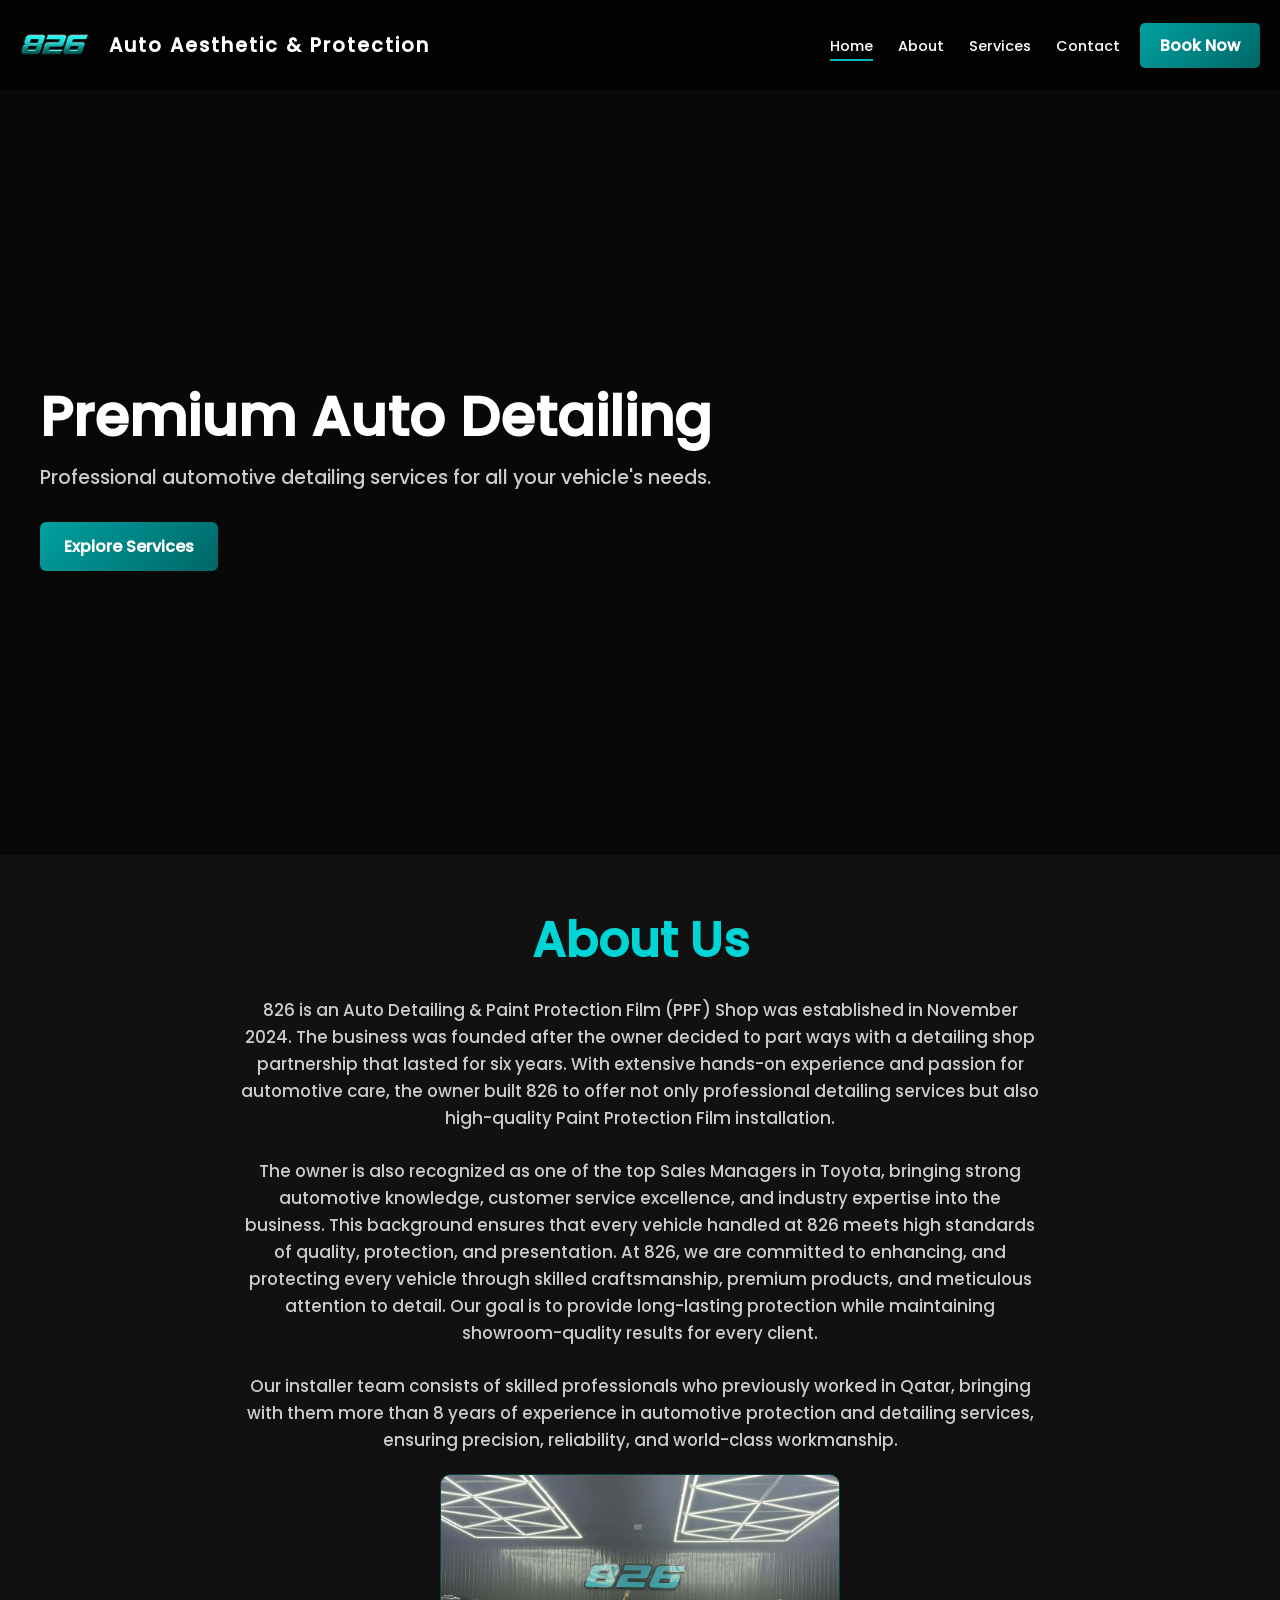
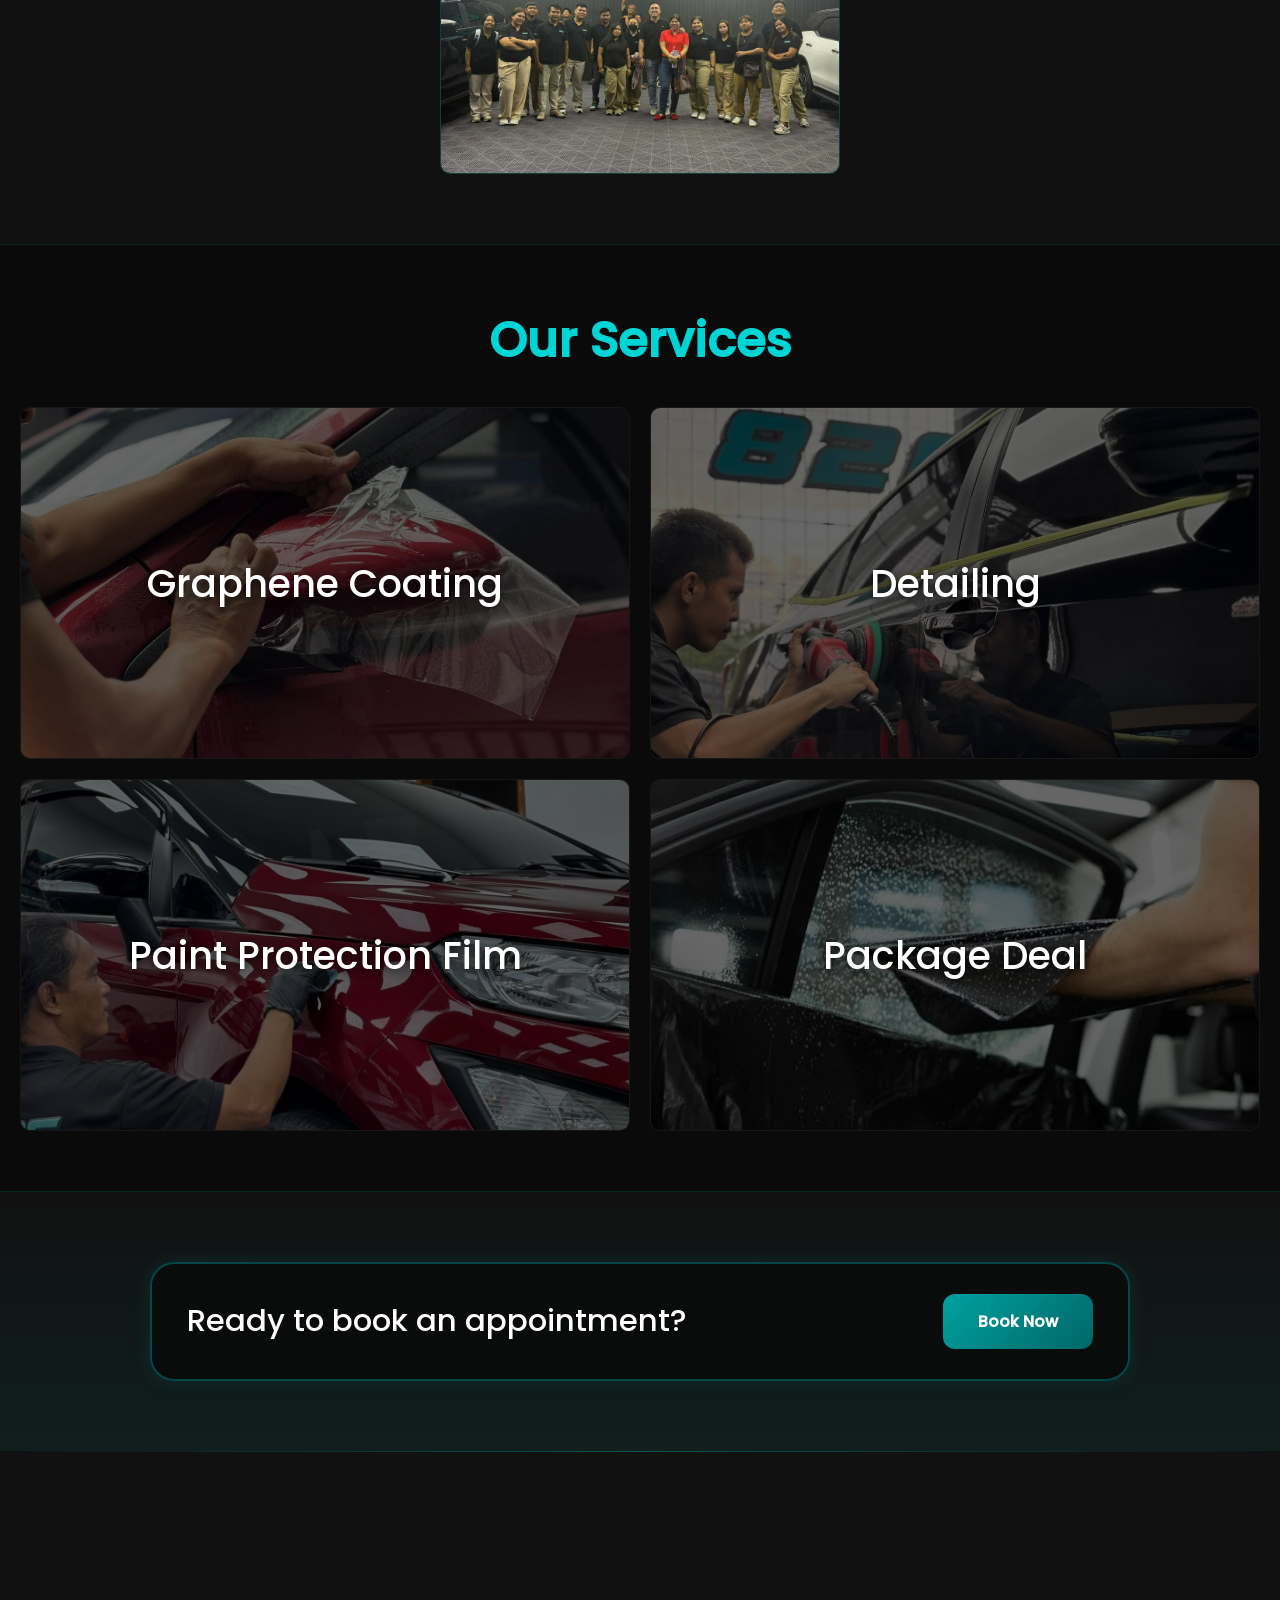
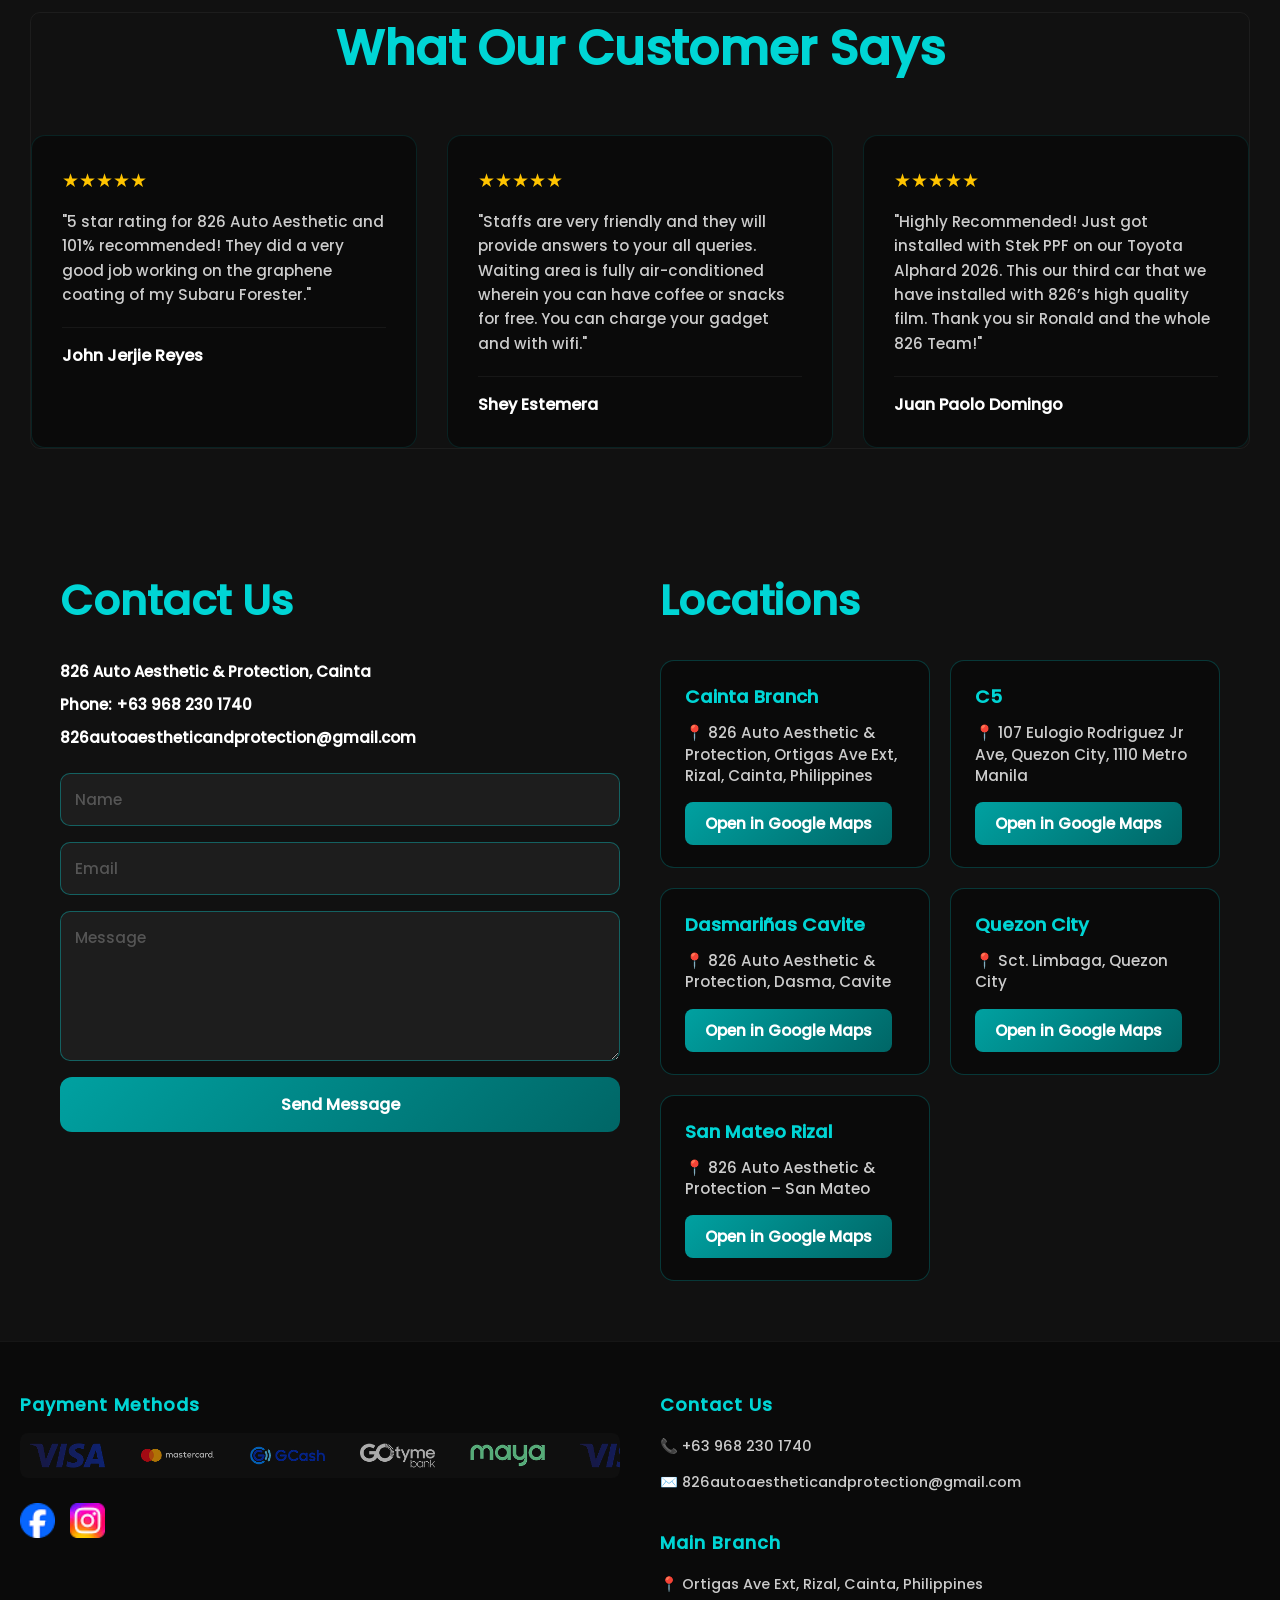
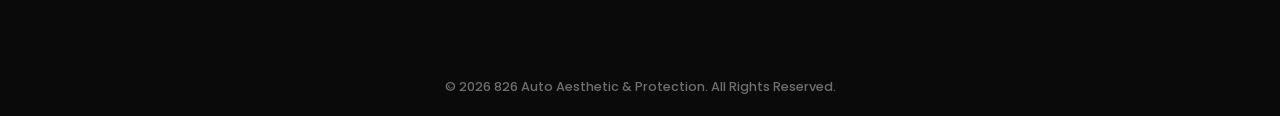
<file: index.html>
<!DOCTYPE html>
<html lang="en">
<head>
    <meta charset="UTF-8">
    <meta name="viewport" content="width=device-width, initial-scale=1.0">
    <title>826 Auto Aesthetic & Protection</title>
    <link rel="shortcut icon" type="image/x-icon" href="Images/Logo.ico">
    <link rel="stylesheet" href="website.css">
</head>

<body>
<!-- NAVBAR -->
<header>
<nav> 
            <a href="index.html" class="logo-826"><img src="Images/Logo.png" alt="826 Auto Aesthetic Logo"></a>
            <h1 class="logo">Auto Aesthetic & Protection</h1>
            <div class="menu-toggle" id="menu-toggle">☰</div>
            <ul class="nav-links">
                <li><a href="index.html#home">Home</a></li>
                <li><a href="index.html#about">About</a></li>
                <li><a href="index.html#services">Services</a></li>
                <li><a href="index.html#contact">Contact</a></li>
            </ul>

<a href="booking.html" class="btn">Book Now</a>
</nav>
</header>
<div class="main-content">

<!-- HERO -->
<section id="home" class="hero">
  <div class="hero-carousel"></div>
  <div class="hero-text">
    <h1>Premium Auto Detailing</h1>
    <p>Professional automotive detailing services for all your vehicle's needs.</p>
    <a href="#services" class="service-btn">Explore Services</a>
  </div>
</section>

<!-- ABOUT -->
<section id="about" class="about">
  <div class="about-text">
    <h2>About Us</h2>
    <p>
      826 is an Auto Detailing & Paint Protection Film (PPF) Shop was established
      in November 2024. The business was founded after the owner decided to part
      ways with a detailing shop partnership that lasted for six years. With
      extensive hands-on experience and passion for automotive care, the owner
      built 826 to offer not only professional detailing services but also high-quality
      Paint Protection Film installation.<br><br>

      The owner is also recognized as one of the top Sales Managers in Toyota,
      bringing strong automotive knowledge, customer service excellence, and
      industry expertise into the business. This background ensures that every
      vehicle handled at 826 meets high standards of quality, protection, and
      presentation. At 826, we are committed to enhancing, and protecting every
      vehicle through skilled craftsmanship, premium products, and meticulous
      attention to detail. Our goal is to provide long-lasting protection while
      maintaining showroom-quality results for every client.<br><br>

      Our installer team consists of skilled professionals who previously worked in
      Qatar, bringing with them more than 8 years of experience in automotive
      protection and detailing services, ensuring precision, reliability, and
      world-class workmanship.
    </p>
  </div>
  <img src="Images/group-pic.jpg" id="Imageowner" class="about-image">
</section>

<!-- SERVICES -->
<section id="services" class="services">
  
<h2>Our Services</h2>

<div class="services-grid">
  <div class="container">
  <a href="service1.html">
    <img src="Images/PPF.jpg" alt="Ceramic">
    <div class="overlay">Graphene Coating</div>
  </a>
  </div>

  <div class="container">
    <a href="service2.html">
      <img src="Images/Detailing.jpg" alt="Detailing">
      <div class="overlay">Detailing</div>
    </a>
  </div>

  <div class="container">
  <a href="service3.html">
    <img src="Images/Repair.jpg" alt="Repair">
    <div class="overlay">Paint Protection Film</div>
  </a>
  </div>

  <div class="container">
  <a href="service4.html">
    <img src="Images/Tint.jpg" alt="Tint">
    <div class="overlay">Package Deal</div>
  </a>
  </div>
</div>
</section>

<section class="book-cta">
  <div class="book-cta-inner">
    <p>Ready to book an appointment?</p>
    <a href="booking.html" class="btn">Book Now</a>
  </div>
</section>

<div class="glow-divider"></div>

<!-- REVIEWS -->

<section class="reviews-section">
  <div class="container">
    <h2 class="section-title">What Our Customer Says</h2>
    <div class="reviews-grid">
      
      <div class="review-card">
        <div class="stars">★★★★★</div>
        <p class="review-text">"5 star rating for 826 Auto Aesthetic and 101% recommended! They did a very good job working on the graphene coating of my Subaru Forester."</p>
        <h4 class="client-name">John Jerjie Reyes</h4>
      </div>

      <div class="review-card">
        <div class="stars">★★★★★</div>
        <p class="review-text">"Staffs are very friendly and they will provide answers to your all queries. Waiting area is fully air-conditioned wherein you can have coffee or snacks for free. You can charge your gadget and with wifi."</p>
        <h4 class="client-name">Shey Estemera</h4>
      </div>

      <div class="review-card">
        <div class="stars">★★★★★</div>
        <p class="review-text">"Highly Recommended! Just got installed with Stek PPF on our Toyota Alphard 2026. This our third car that we have installed with 826’s high quality film. Thank you sir Ronald and the whole 826 Team!"</p>
        <h4 class="client-name">Juan Paolo Domingo</h4>
      </div>

    </div>
  </div>
</section>

<!-- CONTACT + LOCATION -->
<div class="contact-location-wrapper">
<section id="contact" class="contact">
    <h2>Contact Us</h2>
    <p><b>826 Auto Aesthetic & Protection, Cainta</b></p>
    <p><b>Phone: +63 968 230 1740</b></p>
    <p><b>826autoaestheticandprotection@gmail.com</b></p>
    <form>
      <input type="text" placeholder="Name">
      <input type="email" placeholder="Email">
      <textarea placeholder="Message"></textarea>
      <button type="submit">Send Message</button>
    </form>
  </section>
  <section class="location">
    <h2 class="location-section-title">Locations</h2>
    <div class="location-grid">
      <div class="location-card">
        <h3>Cainta Branch</h3>
        <p>📍 826 Auto Aesthetic & Protection, Ortigas Ave Ext, Rizal, Cainta, Philippines</p>
        <a class="location-btn" href="https://maps.google.com/?q=826+Auto+Aesthetic+%26+Protection+Cainta" target="_blank" rel="noopener">Open in Google Maps</a>
      </div>
      <div class="location-card">
        <h3>C5</h3>
        <p>📍 107 Eulogio Rodriguez Jr Ave, Quezon City, 1110 Metro Manila</p>
        <a class="location-btn" href="https://maps.google.com/?q=107+Eulogio+Rodriguez+Jr+Ave+Quezon+City" target="_blank" rel="noopener">Open in Google Maps</a>
      </div>
      <div class="location-card">
        <h3>Dasmariñas Cavite</h3>
        <p>📍 826 Auto Aesthetic & Protection, Dasma, Cavite</p>
        <a class="location-btn" href="https://maps.google.com/?q=826+Auto+Aesthetic+%26+Protection+Dasmariñas" target="_blank" rel="noopener">Open in Google Maps</a>
      </div>
      <div class="location-card">
        <h3>Quezon City</h3>
        <p>📍 Sct. Limbaga, Quezon City</p>
        <a class="location-btn" href="https://maps.google.com/?q=826+Sct+Limbaga+Quezon+City" target="_blank" rel="noopener">Open in Google Maps</a>
      </div>
      <div class="location-card">
        <h3>San Mateo Rizal</h3>
        <p>📍 826 Auto Aesthetic & Protection – San Mateo</p>
        <a class="location-btn" href="https://maps.google.com/?q=826+Auto+Aesthetic+%26+Protection+San+Mateo" target="_blank" rel="noopener">Open in Google Maps</a>
      </div>
    </div>
  </section>
</div>
<footer>

  <div class="footer-container">

    <!-- LEFT -->
    <div class="footer-left">

      <h3>Payment Methods</h3>

      <div class="payment-slider">
        <div class="payment-track">

          <!-- ORIGINAL -->
          <img src="Images/visa-logo.png" alt="">
          <img src="Images/mastercard-logo.png" alt="">
          <img src="Images/gcash-logo.png" alt="">
          <img src="Images/gotyme-logo.png" alt="">
          <img src="Images/maya-logo.png" alt="">

          <!-- DUPLICATES -->
          <img src="Images/visa-logo.png" alt="">
          <img src="Images/mastercard-logo.png" alt="">
          <img src="Images/gcash-logo.png" alt="">
          <img src="Images/gotyme-logo.png" alt="">
          <img src="Images/maya-logo.png" alt="">

        </div>
      </div>

      <div class="Social">
        <a href="https://www.facebook.com/826AutoAesthetic">
          <img src="Images/Facebook.png" alt="">
        </a>

        <a href="https://www.instagram.com/826autoaesthetic">
          <img src="Images/IG.png" alt="">
        </a>
      </div>

    </div>

    <div class="footer-right">

  <div class="footer-right-content">

    <h3>Contact Us</h3>

    <div class="footer-info">
      <a href="tel:+639682301740">
        📞 +63 968 230 1740
      </a>
    </div>

    <div class="footer-info">
      <a href="mailto:826autoaestheticandprotection@gmail.com">
        ✉️ 826autoaestheticandprotection@gmail.com
      </a>
    </div>

    <br>

    <h3>Main Branch</h3>
    <div class="footer-info">
      <a href="https://maps.app.goo.gl/o8NVvC6si2cjYY5z6">
        📍 Ortigas Ave Ext, Rizal, Cainta, Philippines
      </a>
    </div>

  </div>

</div>

  </div>
  <p class="footer-copy">
    © 2026 826 Auto Aesthetic & Protection. All Rights Reserved.
  </p>

</footer>

<script src="script.js"></script>

</body>
</html>
</file>
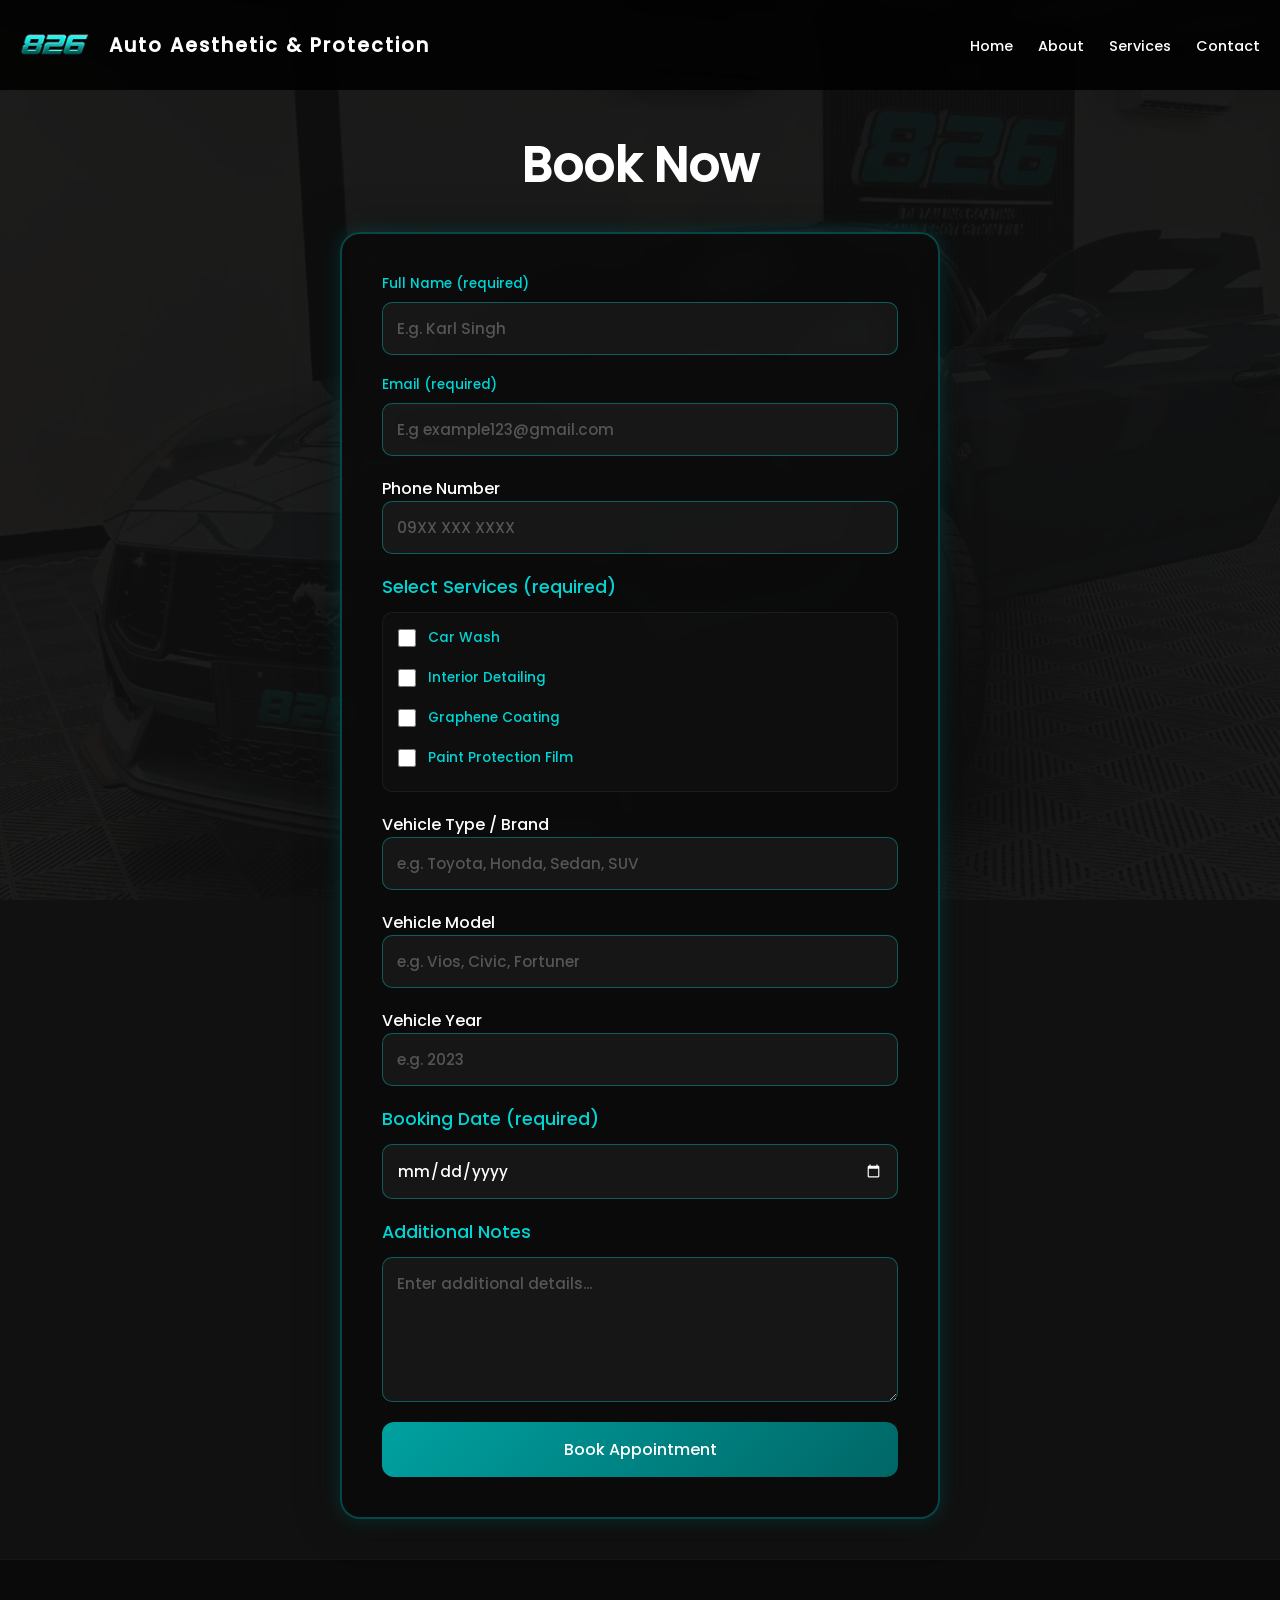
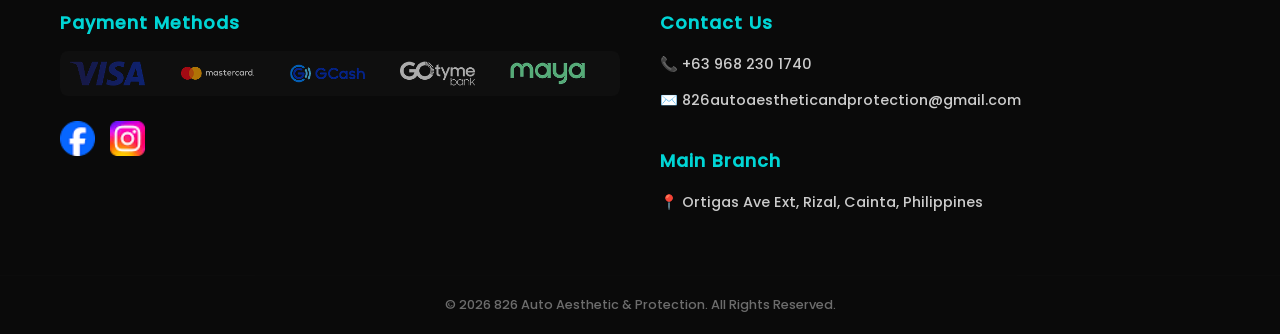
<file: booking.html>
<!DOCTYPE html>
<html lang="en">
<head>
    <meta charset="UTF-8">
    <meta name="viewport" content="width=device-width, initial-scale=1.0">
    <title>826 Auto Aesthetic & Protection | Booking</title>
    <link rel="shortcut icon" type="image/x-icon" href="Images/Logo.ico">
    <link rel="stylesheet" href="booking.css">
</head>
<body>

    <header>
        <nav> 
            <a href="index.html" class="logo-826"><img src="Images/Logo.png" alt="826 Auto Aesthetic Logo"></a>
            <h1 class="logo">Auto Aesthetic & Protection</h1>
            <div class="menu-toggle" id="menu-toggle">☰</div>
            <ul class="nav-links">
                <li><a href="index.html">Home</a></li>
                <li><a href="index.html#about">About</a></li>
                <li><a href="index.html#services">Services</a></li>
                <li><a href="index.html#contact">Contact</a></li>
            </ul>
        </nav>
    </header>

    <div class="img">
        <img src="Images/background.jpg" alt="Background Wallpaper">
    </div>

    <div class="form">
        <div class="form-text">
            <h1>Book Now</h1>
        </div>

        <form class="booking-form" novalidate>
            <div class="input-box">
                <label for="fullname">Full Name (required)</label>
                <input
                    id="fullname"
                    name="fullname"
                    type="text"
                    autocomplete="name"
                    placeholder="E.g. Karl Singh"
                    pattern="^[A-Za-z\s]+$"
                    title="Only letters and spaces are allowed"
                    oninput="this.value = this.value.replace(/[^A-Za-z\s]/g, '')"
                    required>
            </div>

            <div class="input-box">
                <label for="email">Email (required)</label>
                <input id="email" type="email" autocomplete="email" placeholder="E.g example123@gmail.com" required>
            </div>

<div class="input-box">
    <span class="details">Phone Number</span>
    <input type="tel" id="phone" name="phone" placeholder="09XX XXX XXXX" maxlength="13" required>
</div>
            
            <div class="input-box">
                <label class="section-title">Select Services (required)</label>
                <div class="checkbox-group">
                    <div class="service-column">
                        <label class="checkbox-label">
                            <input type="checkbox" name="services" value="car-wash">
                            <span>Car Wash</span>
                        </label>
                    </div>
                    <div class="service-column">
                        <label class="checkbox-label">
                            <input type="checkbox" name="services" value="interior-detailing">
                            <span>Interior Detailing</span>
                        </label>
                    </div>
                    <div class="service-column">
                        <label class="checkbox-label">
                            <input type="checkbox" name="services" value="graphene-coating">
                            <span>Graphene Coating</span>
                        </label>
                    </div>
                    <div class="service-column">
                        <label class="checkbox-label">
                            <input type="checkbox" name="services" value="paint-protection-film">
                            <span>Paint Protection Film</span>
                        </label>
                    </div>
                </div>
            </div>
<div class="input-box">
    <span class="details">Vehicle Type / Brand</span>
    <input type="text" id="vehicle-brand" name="vehicle-brand" placeholder="e.g. Toyota, Honda, Sedan, SUV" required>
</div>
<div class="input-box">
    <span class="details">Vehicle Model</span>
    <input type="text" id="vehicle-model" name="vehicle-model" placeholder="e.g. Vios, Civic, Fortuner" required>
</div>
<div class="input-box">
    <span class="details">Vehicle Year</span>
    <input type="number" id="vehicle-year" name="vehicle-year" placeholder="e.g. 2023" min="1900" max="2027" required>
</div>

            <div class="input-box">
                <label class="section-title">Booking Date (required)</label>
                <input type="date" required>
            </div>

            <div class="input-box">
                <label class="section-title">Additional Notes</label>
                <textarea rows="5" placeholder="Enter additional details..."></textarea>
            </div>

            <button type="submit" class="btn">
                Book Appointment
            </button>
        </form>
    </div>

    <footer>
      <div class="footer-container">
        <div class="footer-left">
          <h3>Payment Methods</h3>
          <div class="payment-slider">
            <div class="payment-track">
              <img src="Images/visa-logo.png" alt="Visa">
              <img src="Images/mastercard-logo.png" alt="Mastercard">
              <img src="Images/gcash-logo.png" alt="GCash">
              <img src="Images/gotyme-logo.png" alt="GoTyme Bank">
              <img src="Images/maya-logo.png" alt="Maya">
              <img src="Images/visa-logo.png" alt="Visa">
              <img src="Images/mastercard-logo.png" alt="Mastercard">
              <img src="Images/gcash-logo.png" alt="GCash">
              <img src="Images/gotyme-logo.png" alt="GoTyme Bank">
              <img src="Images/maya-logo.png" alt="Maya">
            </div>
          </div>

          <div class="Social">
            <a href="https://www.facebook.com/826AutoAesthetic" target="_blank" rel="noopener">
              <img src="Images/Facebook.png" alt="Facebook Page">
            </a>
            <a href="https://www.instagram.com/826autoaesthetic" target="_blank" rel="noopener">
              <img src="Images/IG.png" alt="Instagram Profile">
            </a>
          </div>
        </div>

        <div class="footer-right">
          <div class="footer-right-content">
            <h3>Contact Us</h3>
            <div class="footer-info">
              <a href="tel:+639682301740">📞 +63 968 230 1740</a>
            </div>
            <div class="footer-info">
              <a href="mailto:826autoaestheticandprotection@gmail.com">✉️ 826autoaestheticandprotection@gmail.com</a>
            </div>
            <br>
            <h3>Main Branch</h3>
            <div class="footer-info">
              <a href="https://maps.google.com/?q=Ortigas+Ave+Ext,+Rizal,+Cainta,+Philippines" target="_blank" rel="noopener">
                📍 Ortigas Ave Ext, Rizal, Cainta, Philippines
              </a>
            </div>
          </div>
        </div>
      </div>
      <p class="footer-copy">
        © 2026 826 Auto Aesthetic & Protection. All Rights Reserved.
      </p>
    </footer>

    <script src="script.js"></script>
</body>
</html>
</file>
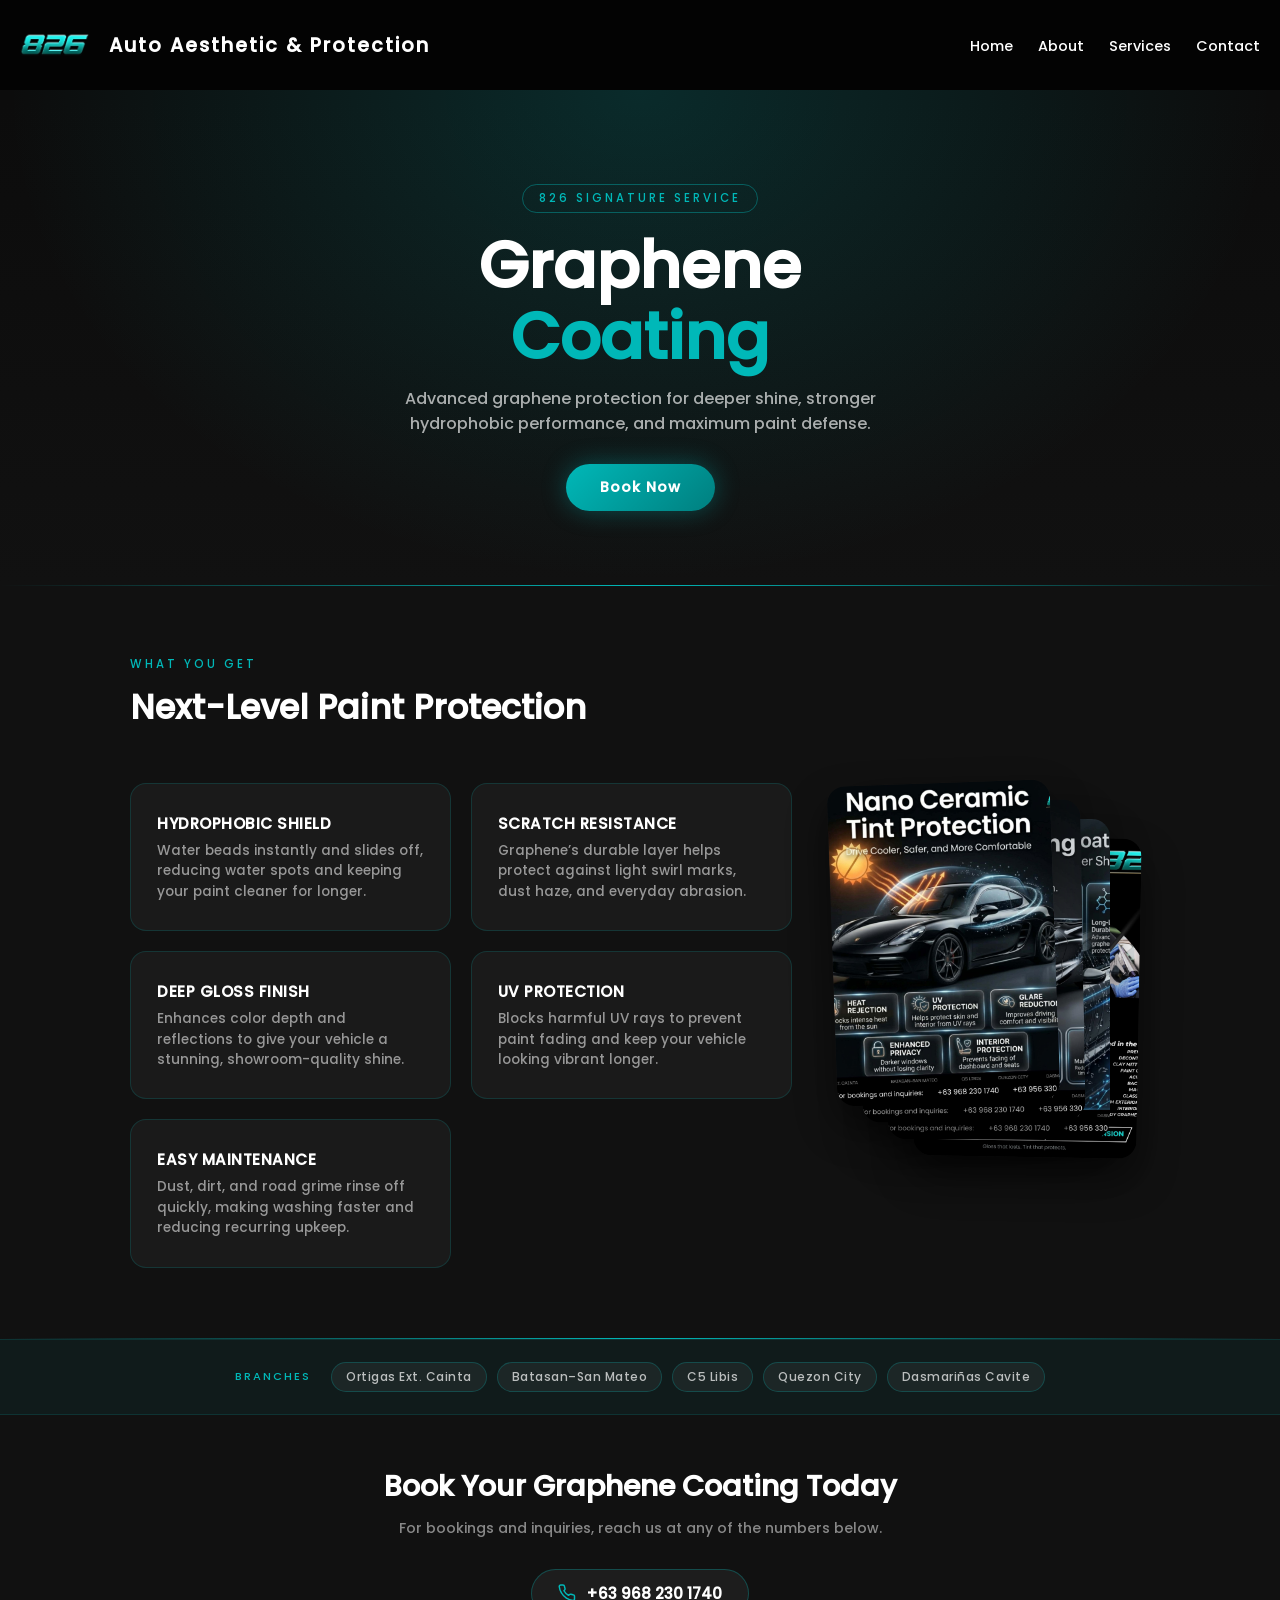
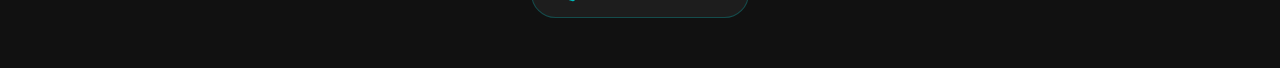
<file: service1.html>
<!DOCTYPE html>
<html lang="en">
<head>
    <meta charset="UTF-8">
    <meta name="viewport" content="width=device-width, initial-scale=1.0">
    <title>Paint Protection Film | 826 Auto Aesthetic & Protection</title>
    <link rel="shortcut icon" type="image/x-icon" href="Images/Logo.ico">
    <link rel="stylesheet" href="services.css">
</head>
<body>
    <header>
        <nav> 
            <a href="index.html" class="logo-826"><img src="Images/Logo.png" alt="logo"></a>
        
            <h1 class="logo">Auto Aesthetic & Protection</h1>
        
            <div class="menu-toggle" id="menu-toggle">☰</div>
        
            <ul class="nav-links">
                <li><a href="index.html">Home</a></li>
                <li><a href="index.html#about">About</a></li>
                <li><a href="index.html#services">Services</a></li>
                <li><a href="index.html#contact">Contact</a></li>
            </ul>
        </nav>
    </header>
 
    <!-- ══ HERO ══ -->
    <section class="service-hero">
        <div class="hero-content">
            <span class="tag">826 Signature Service</span>
            <h1>Graphene<br><span>Coating</span></h1>
            <p>Advanced graphene protection for deeper shine, stronger hydrophobic performance, and maximum paint defense.</p>
            <a href="booking.html" class="hero-cta">Book Now</a>
        </div>
    </section>
 
    <div class="glow-divider"></div>
 
    <!-- FEATURES -->
    <section class="features-section">
        <p class="section-label">What You Get</p>
        <h2 class="section-title">Next-Level Paint Protection</h2>
 
        <div class="features-layout">
            <div class="features-grid">
                <div class="feature-card">
                    <div class="feature-icon">
                    </div>
                    <div class="feature-text">
                        <h3>Hydrophobic Shield</h3>
                        <p>Water beads instantly and slides off, reducing water spots and keeping your paint cleaner for longer.</p>
                    </div>
                </div>
 
                <div class="feature-card">
                    <div class="feature-icon">
                    </div>
                    <div class="feature-text">
                        <h3>Scratch Resistance</h3>
                        <p>Graphene’s durable layer helps protect against light swirl marks, dust haze, and everyday abrasion.</p>
                    </div>
                </div>
 
                <div class="feature-card">
                    <div class="feature-icon">
                    </div>
                    <div class="feature-text">
                        <h3>Deep Gloss Finish</h3>
                        <p>Enhances color depth and reflections to give your vehicle a stunning, showroom-quality shine.</p>
                    </div>
                </div>
 
                <div class="feature-card">
                    <div class="feature-icon">
                    </div>
                    <div class="feature-text">
                        <h3>UV Protection</h3>
                        <p>Blocks harmful UV rays to prevent paint fading and keep your vehicle looking vibrant longer.</p>
                    </div>
                </div>
 
                <div class="feature-card wide">
                    <div class="feature-icon">
                    </div>
                    <div class="feature-text">
                        <h3>Easy Maintenance</h3>
                        <p>Dust, dirt, and road grime rinse off quickly, making washing faster and reducing recurring upkeep.</p>
                    </div>
                </div>
            </div>
 
            <div class="img_cleaning stacked">
                <img src="Graphene-Coating/Graphene1.jpg" alt="Graphene Coating Example 1" class="feature-image">
                <img src="Graphene-Coating/Graphene2.jpg" alt="Graphene Coating Example 2" class="feature-image">
                <img src="Graphene-Coating/Graphene3.jpg" alt="Graphene Coating Example 3" class="feature-image">
                <img src="Graphene-Coating/Graphene4.jpg" alt="Graphene Coating Example 4" class="feature-image">
            </div>
        </div>
    </section>
 
    <div class="glow-divider"></div>
 
    <!-- ══ LOCATIONS ══ -->
    <div class="locations-strip">
        <span class="loc-label">Branches</span>
        <span class="loc-pill">Ortigas Ext. Cainta</span>
        <span class="loc-pill">Batasan–San Mateo</span>
        <span class="loc-pill">C5 Libis</span>
        <span class="loc-pill">Quezon City</span>
        <span class="loc-pill">Dasmariñas Cavite</span>
    </div>
 
    <!-- ══ CONTACT ══ -->
    <section class="contact-strip">
        <h2>Book Your Graphene Coating Today</h2>
        <p>For bookings and inquiries, reach us at any of the numbers below.</p>
        <div class="contact-numbers">
            <a href="tel:+639682301740" class="contact-btn">
                <svg viewBox="0 0 24 24"><path d="M22 16.92v3a2 2 0 0 1-2.18 2 19.79 19.79 0 0 1-8.63-3.07A19.5 19.5 0 0 1 4.69 12a19.79 19.79 0 0 1-3.07-8.67A2 2 0 0 1 3.6 1.27h3a2 2 0 0 1 2 1.72 12.84 12.84 0 0 0 .7 2.81 2 2 0 0 1-.45 2.11L7.91 9a16 16 0 0 0 6.1 6.1l1.09-.93a2 2 0 0 1 2.11-.45 12.84 12.84 0 0 0 2.81.7A2 2 0 0 1 22 16.92z"/></svg>
                +63 968 230 1740
            </a>
        </div>
    </section>

    <script src="script.js"></script>
</body>
</html>
</file>
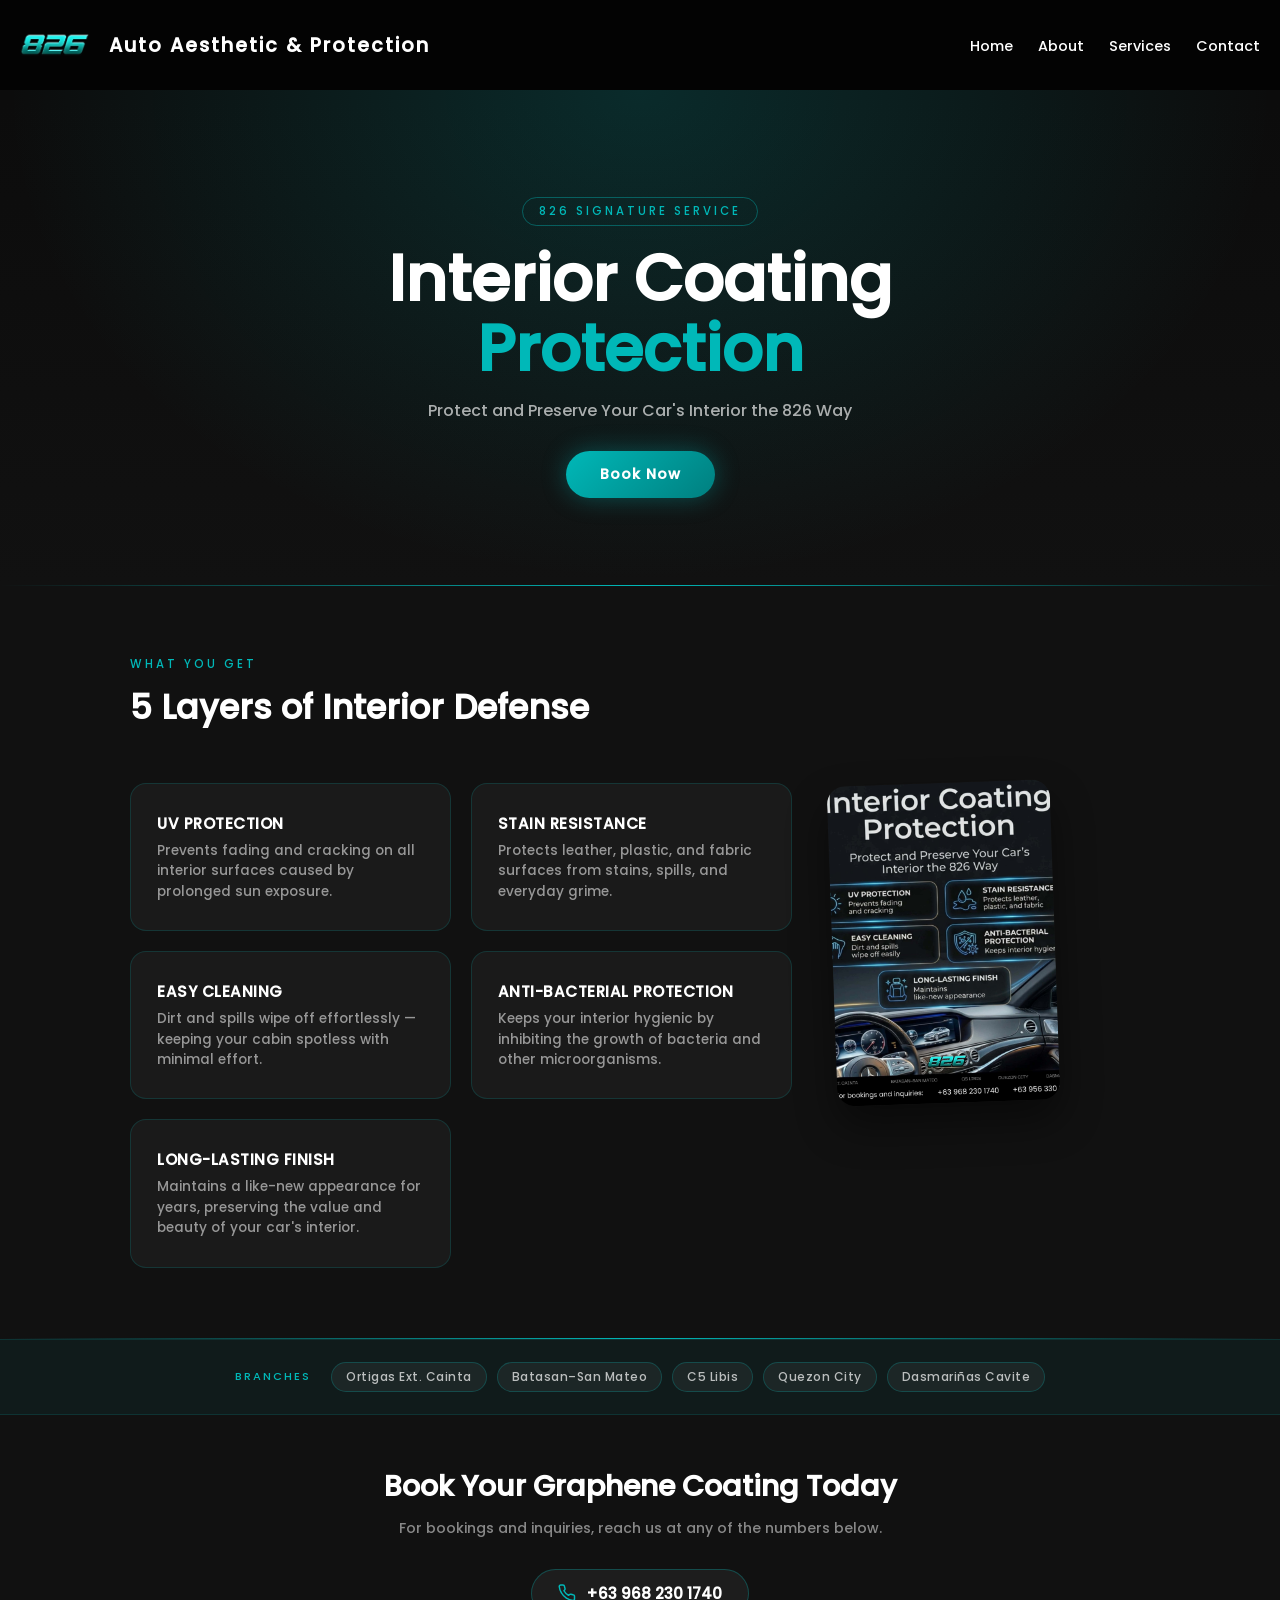
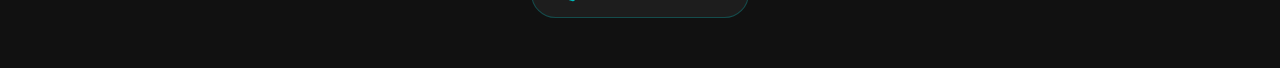
<file: service2.html>
<!DOCTYPE html>
<html lang="en">
<head>
    <meta charset="UTF-8">
    <meta name="viewport" content="width=device-width, initial-scale=1.0">
    <title>Interior Coating Protection | 826 Auto Aesthetic & Protection</title>
    <link rel="shortcut icon" type="image/x-icon" href="Images/Logo.ico">
    <link rel="stylesheet" href="services.css">
    <style>
    </style>
</head>
<body>
    <header>
        <nav> 
            <a href="index.html" class="logo-826"><img src="Images/Logo.png" alt="logo"></a>
            <h1 class="logo">Auto Aesthetic & Protection</h1>
            <div class="menu-toggle" id="menu-toggle">☰</div>
            <ul class="nav-links">
                <li><a href="index.html">Home</a></li>
                <li><a href="index.html#about">About</a></li>
                <li><a href="index.html#services">Services</a></li>
                <li><a href="index.html#contact">Contact</a></li>
            </ul>
        </nav>
    </header>
 
    <!-- ══ HERO ══ -->
    <section class="service-hero">
        <div class="hero-content">
            <span class="tag">826 Signature Service</span>
            <h1>Interior Coating<br><span>Protection</span></h1>
            <p>Protect and Preserve Your Car's Interior the 826 Way</p>
            <a href="booking.html" class="hero-cta">Book Now</a>
        </div>
    </section>
 
    <div class="glow-divider"></div>
 
    <!-- FEATURES -->
    <section class="features-section">
        <p class="section-label">What You Get</p>
        <h2 class="section-title">5 Layers of Interior Defense</h2>
 
        <div class="features-layout">
            <div class="features-grid">
            <!-- UV Protection -->
            <div class="feature-card">
                <div class="feature-icon">
                    <svg viewBox="0 0 24 24"><circle cx="12" cy="12" r="4"/><line x1="12" y1="2" x2="12" y2="4"/><line x1="12" y1="20" x2="12" y2="22"/><line x1="4.22" y1="4.22" x2="5.64" y2="5.64"/><line x1="18.36" y1="18.36" x2="19.78" y2="19.78"/><line x1="2" y1="12" x2="4" y2="12"/><line x1="20" y1="12" x2="22" y2="12"/><line x1="4.22" y1="19.78" x2="5.64" y2="18.36"/><line x1="18.36" y1="5.64" x2="19.78" y2="4.22"/></svg>
                </div>
                <div class="feature-text">
                    <h3>UV Protection</h3>
                    <p>Prevents fading and cracking on all interior surfaces caused by prolonged sun exposure.</p>
                </div>
            </div>
 
            <!-- Stain Resistance -->
            <div class="feature-card">
                <div class="feature-icon">
                    <svg viewBox="0 0 24 24"><path d="M12 2 C12 2 5 10 5 15 a7 7 0 0 0 14 0 C19 10 12 2 12 2z"/></svg>
                </div>
                <div class="feature-text">
                    <h3>Stain Resistance</h3>
                    <p>Protects leather, plastic, and fabric surfaces from stains, spills, and everyday grime.</p>
                </div>
            </div>
 
            <!-- Easy Cleaning -->
            <div class="feature-card">
                <div class="feature-icon">
                    <svg viewBox="0 0 24 24"><path d="M18 8h1a4 4 0 0 1 0 8h-1"/><path d="M2 8h16v9a4 4 0 0 1-4 4H6a4 4 0 0 1-4-4V8z"/><line x1="6" y1="1" x2="6" y2="4"/><line x1="10" y1="1" x2="10" y2="4"/><line x1="14" y1="1" x2="14" y2="4"/></svg>
                </div>
                <div class="feature-text">
                    <h3>Easy Cleaning</h3>
                    <p>Dirt and spills wipe off effortlessly — keeping your cabin spotless with minimal effort.</p>
                </div>
            </div>
 
            <!-- Anti-Bacterial -->
            <div class="feature-card">
                <div class="feature-icon">
                    <svg viewBox="0 0 24 24"><path d="M12 22s8-4 8-10V5l-8-3-8 3v7c0 6 8 10 8 10z"/></svg>
                </div>
                <div class="feature-text">
                    <h3>Anti-Bacterial Protection</h3>
                    <p>Keeps your interior hygienic by inhibiting the growth of bacteria and other microorganisms.</p>
                </div>
            </div>
 
            <!-- Long-Lasting — left-aligned wide card -->
            <div class="feature-card wide">
                <div class="feature-icon">
                    <svg viewBox="0 0 24 24"><polyline points="23 6 13.5 15.5 8.5 10.5 1 1"/><polyline points="17 6 23 6 23 12"/></svg>
                </div>
                <div class="feature-text">
                    <h3>Long-Lasting Finish</h3>
                    <p>Maintains a like-new appearance for years, preserving the value and beauty of your car's interior.</p>
                </div>
            </div>
        </div>
        <div class="img_interior stacked">
            <img src="Detailing/Detail1.jpg" alt="Interior Coating Example" class="feature-image">
        </div>
        </div>
    </section>
 
    <div class="glow-divider"></div>
 
    <!-- ══ LOCATIONS ══ -->
    <div class="locations-strip">
        <span class="loc-label">Branches</span>
        <span class="loc-pill">Ortigas Ext. Cainta</span>
        <span class="loc-pill">Batasan–San Mateo</span>
        <span class="loc-pill">C5 Libis</span>
        <span class="loc-pill">Quezon City</span>
        <span class="loc-pill">Dasmariñas Cavite</span>
    </div>
 
    <!-- ══ CONTACT ══ -->
    <section class="contact-strip">
        <h2>Book Your Graphene Coating Today</h2>
        <p>For bookings and inquiries, reach us at any of the numbers below.</p>
        <div class="contact-numbers">
            <a href="tel:+639682301740" class="contact-btn">
                <svg viewBox="0 0 24 24"><path d="M22 16.92v3a2 2 0 0 1-2.18 2 19.79 19.79 0 0 1-8.63-3.07A19.5 19.5 0 0 1 4.69 12a19.79 19.79 0 0 1-3.07-8.67A2 2 0 0 1 3.6 1.27h3a2 2 0 0 1 2 1.72 12.84 12.84 0 0 0 .7 2.81 2 2 0 0 1-.45 2.11L7.91 9a16 16 0 0 0 6.1 6.1l1.09-.93a2 2 0 0 1 2.11-.45 12.84 12.84 0 0 0 2.81.7A2 2 0 0 1 22 16.92z"/></svg>
                +63 968 230 1740
            </a>
        </div>
    </section>

    <script src="script.js"></script>
</body>
</html>
</file>
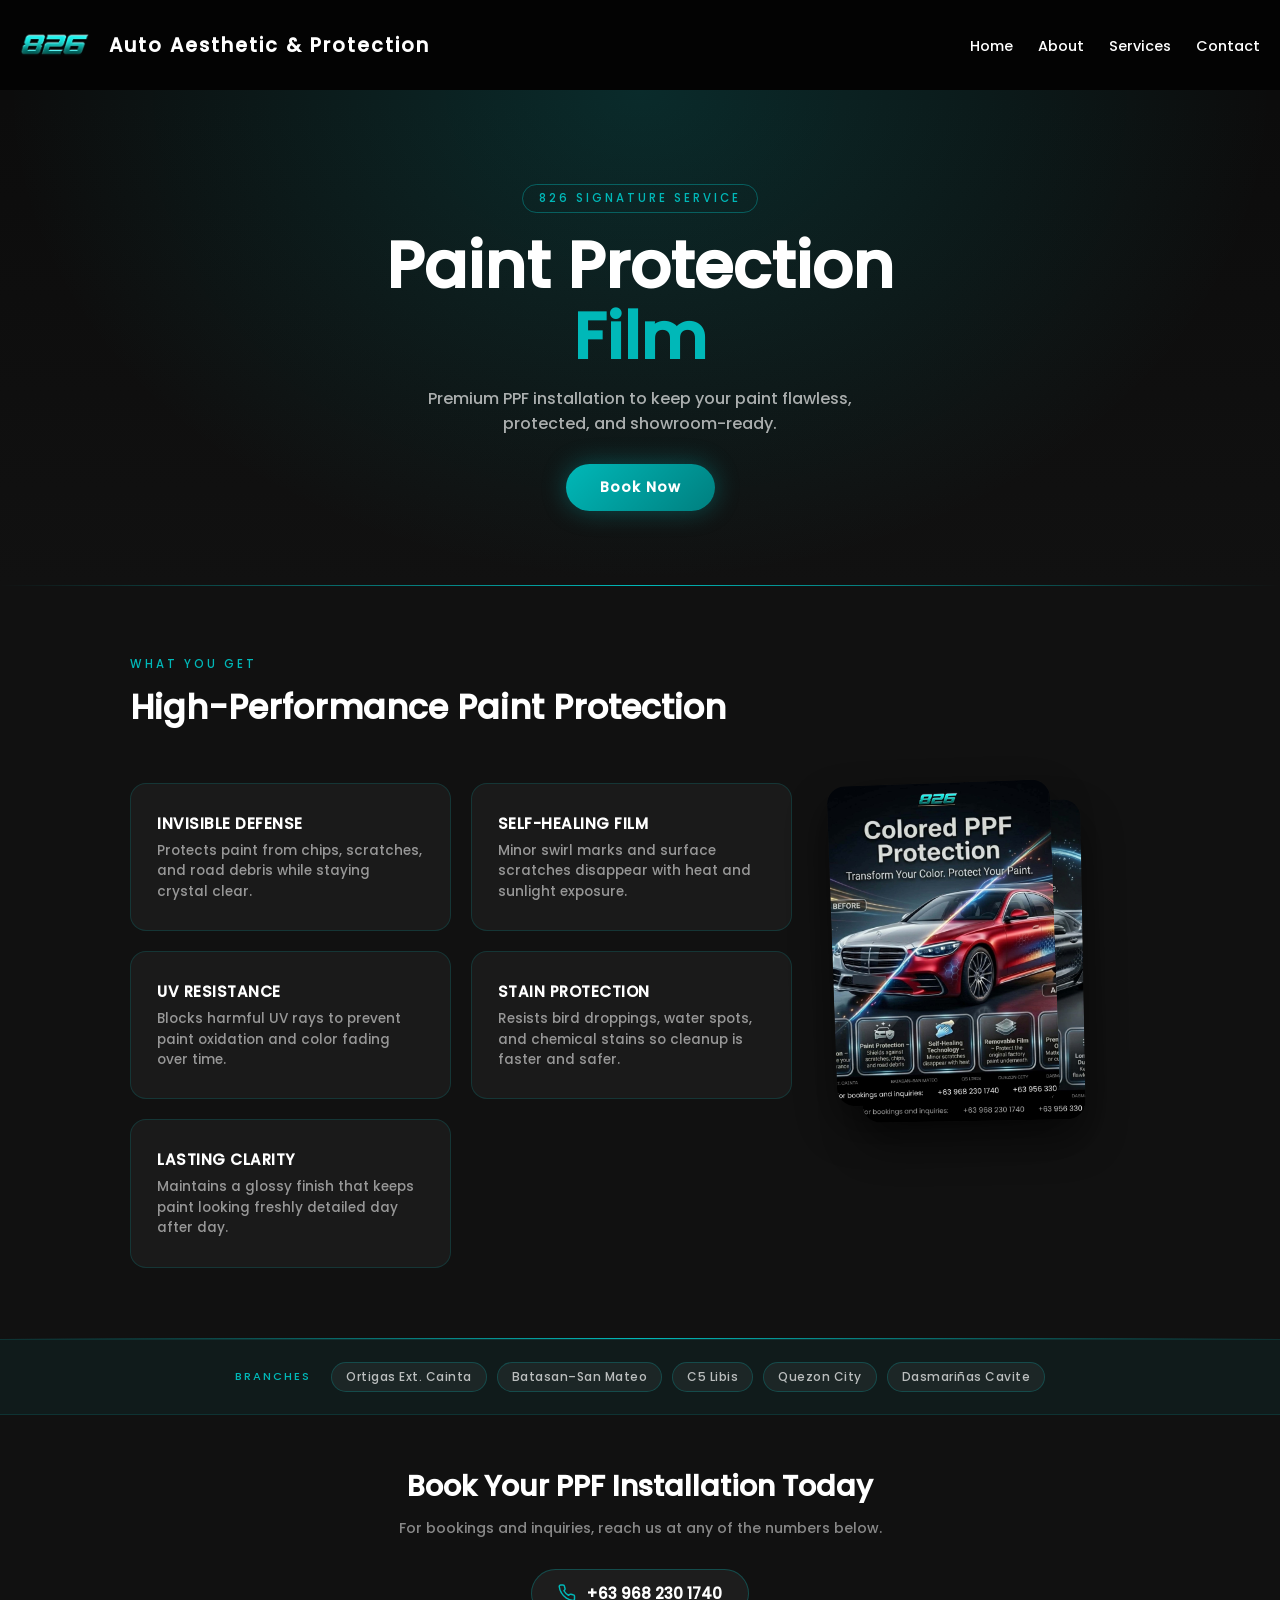
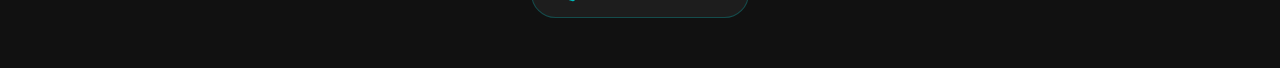
<file: service3.html>
<!DOCTYPE html>
<html lang="en">
<head>
    <meta charset="UTF-8">
    <meta name="viewport" content="width=device-width, initial-scale=1.0">
    <title>Paint & Body Repair | 826 Auto Aesthetic & Protection</title>
    <link rel="shortcut icon" type="image/x-icon" href="Images/Logo.ico">
    <link rel="stylesheet" href="services.css">
</head>
<body>
    <header>
        <nav> 
            <a href="index.html" class="logo-826"><img src="Images/Logo.png" alt="logo"></a>
        
            <h1 class="logo">Auto Aesthetic & Protection</h1>
        
            <div class="menu-toggle" id="menu-toggle">☰</div>
        
            <ul class="nav-links">
                <li><a href="index.html">Home</a></li>
                <li><a href="index.html#about">About</a></li>
                <li><a href="index.html#services">Services</a></li>
                <li><a href="index.html#contact">Contact</a></li>
            </ul>
        </nav>
    </header>
 
    <!-- ══ HERO ══ -->
    <section class="service-hero">
        <div class="hero-content">
            <span class="tag">826 Signature Service</span>
            <h1>Paint Protection<br><span>Film</span></h1>
            <p>Premium PPF installation to keep your paint flawless, protected, and showroom-ready.</p>
            <a href="booking.html" class="hero-cta">Book Now</a>
        </div>
    </section>
 
    <div class="glow-divider"></div>
 
    <!-- FEATURES -->
    <section class="features-section">
        <p class="section-label">What You Get</p>
        <h2 class="section-title">High-Performance Paint Protection</h2>
 
        <div class="features-layout">
            <div class="features-grid">
                <div class="feature-card">
                    <div class="feature-icon">
                        <svg viewBox="0 0 24 24"><path d="M3 12h18"/><path d="M12 3v18"/></svg>
                    </div>
                    <div class="feature-text">
                        <h3>Invisible Defense</h3>
                        <p>Protects paint from chips, scratches, and road debris while staying crystal clear.</p>
                    </div>
                </div>
 
                <div class="feature-card">
                    <div class="feature-icon">
                        <svg viewBox="0 0 24 24"><path d="M5 5h14v14H5z"/></svg>
                    </div>
                    <div class="feature-text">
                        <h3>Self-Healing Film</h3>
                        <p>Minor swirl marks and surface scratches disappear with heat and sunlight exposure.</p>
                    </div>
                </div>
 
                <div class="feature-card">
                    <div class="feature-icon">
                        <svg viewBox="0 0 24 24"><circle cx="12" cy="12" r="4"/><path d="M12 2v4"/><path d="M12 18v4"/></svg>
                    </div>
                    <div class="feature-text">
                        <h3>UV Resistance</h3>
                        <p>Blocks harmful UV rays to prevent paint oxidation and color fading over time.</p>
                    </div>
                </div>
 
                <div class="feature-card">
                    <div class="feature-icon">
                        <svg viewBox="0 0 24 24"><path d="M4 15l4-4 4 4 8-8"/></svg>
                    </div>
                    <div class="feature-text">
                        <h3>Stain Protection</h3>
                        <p>Resists bird droppings, water spots, and chemical stains so cleanup is faster and safer.</p>
                    </div>
                </div>
 
                <div class="feature-card wide">
                    <div class="feature-icon">
                        <svg viewBox="0 0 24 24"><polyline points="23 6 13.5 15.5 8.5 10.5 1 1"/><polyline points="17 6 23 6 23 12"/></svg>
                    </div>
                    <div class="feature-text">
                        <h3>Lasting Clarity</h3>
                        <p>Maintains a glossy finish that keeps paint looking freshly detailed day after day.</p>
                    </div>
                </div>
            </div>
 
            <div class="img_cleaning stacked">
                <img src="Paint-Protection-Film/Ppf1.jpg" alt="Paint Protection Film Example 1" class="feature-image">
                <img src="Paint-Protection-Film/Ppf2.jpg" alt="Paint Protection Film Example 2" class="feature-image">
            </div>
        </div>
    </section>
 
    <div class="glow-divider"></div>
 
    <!-- ══ LOCATIONS ══ -->
    <div class="locations-strip">
        <span class="loc-label">Branches</span>
        <span class="loc-pill">Ortigas Ext. Cainta</span>
        <span class="loc-pill">Batasan–San Mateo</span>
        <span class="loc-pill">C5 Libis</span>
        <span class="loc-pill">Quezon City</span>
        <span class="loc-pill">Dasmariñas Cavite</span>
    </div>
 
    <!-- ══ CONTACT ══ -->
    <section class="contact-strip">
        <h2>Book Your PPF Installation Today</h2>
        <p>For bookings and inquiries, reach us at any of the numbers below.</p>
        <div class="contact-numbers">
            <a href="tel:+639682301740" class="contact-btn">
                <svg viewBox="0 0 24 24"><path d="M22 16.92v3a2 2 0 0 1-2.18 2 19.79 19.79 0 0 1-8.63-3.07A19.5 19.5 0 0 1 4.69 12a19.79 19.79 0 0 1-3.07-8.67A2 2 0 0 1 3.6 1.27h3a2 2 0 0 1 2 1.72 12.84 12.84 0 0 0 .7 2.81 2 2 0 0 1-.45 2.11L7.91 9a16 16 0 0 0 6.1 6.1l1.09-.93a2 2 0 0 1 2.11-.45 12.84 12.84 0 0 0 2.81.7A2 2 0 0 1 22 16.92z"/></svg>
                +63 968 230 1740
            </a>
        </div>
    </section>
 
    <script src="script.js"></script>
</body>
</html>
</file>
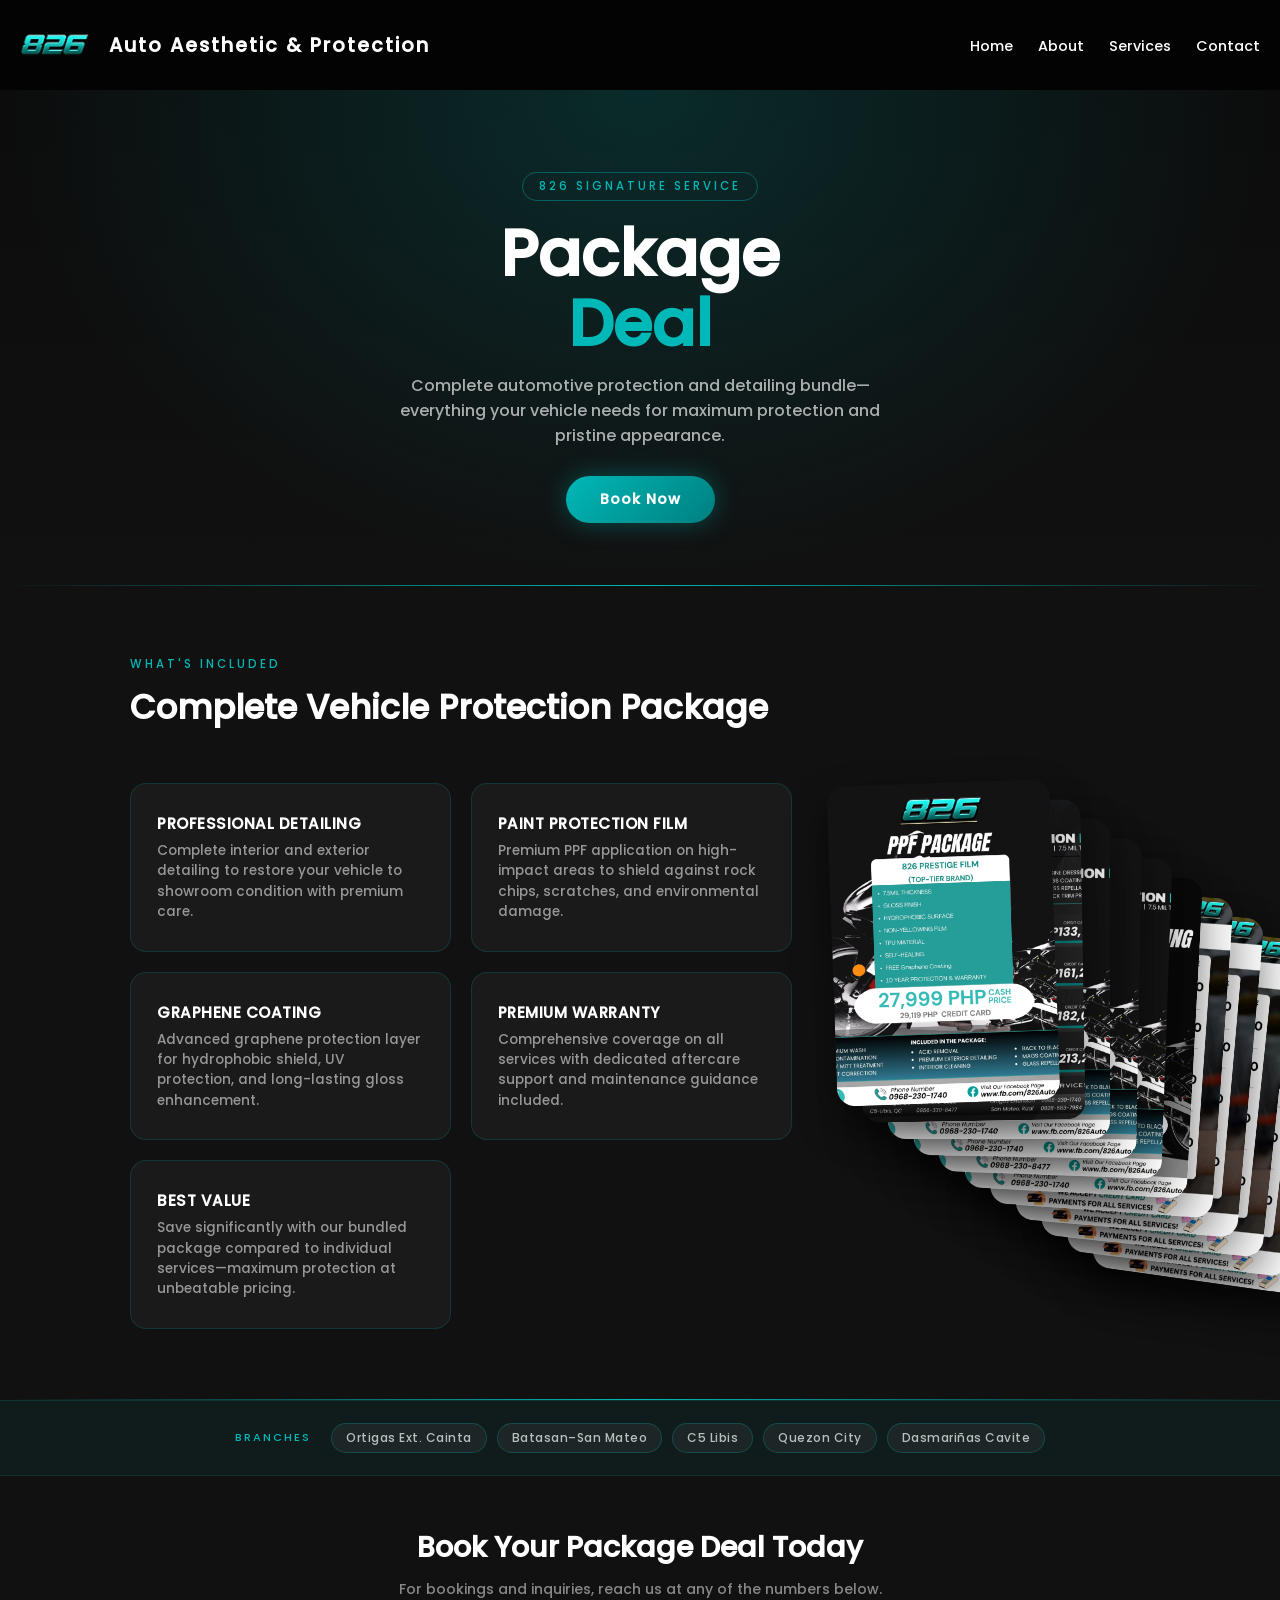
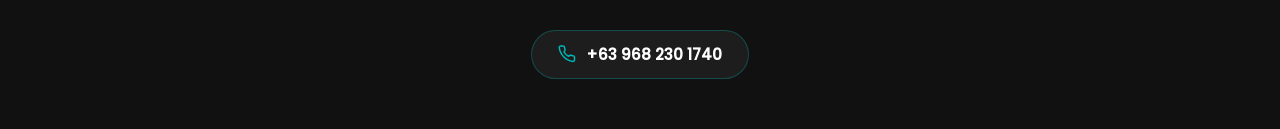
<file: service4.html>
<!DOCTYPE html>
<html lang="en">
<head>
<meta charset="UTF-8">
<meta name="viewport" content="width=device-width, initial-scale=1.0">
<title>Package Deal | 826 Auto Aesthetic & Protection</title>
<link rel="shortcut icon" type="image/x-icon" href="Images/Logo.ico">
<link rel="stylesheet" href="services.css">
</head>
<body>
<header>
    <nav> 
        <a href="index.html" class="logo-826"><img src="Images/Logo.png" alt="logo"></a>
    
        <h1 class="logo">Auto Aesthetic & Protection</h1>
    
        <div class="menu-toggle" id="menu-toggle">☰</div>
    
        <ul class="nav-links">
            <li><a href="index.html">Home</a></li>
            <li><a href="index.html#about">About</a></li>
            <li><a href="index.html#services">Services</a></li>
            <li><a href="index.html#contact">Contact</a></li>
        </ul>
    </nav>
</header>

<!-- ══ HERO ══ -->
<section class="service-hero">
    <div class="hero-content">
        <span class="tag">826 Signature Service</span>
        <h1>Package<br><span>Deal</span></h1>
        <p>Complete automotive protection and detailing bundle—everything your vehicle needs for maximum protection and pristine appearance.</p>
        <a href="booking.html" class="hero-cta">Book Now</a>
    </div>
</section>

<div class="glow-divider"></div>

<!-- FEATURES -->
<section class="features-package">
    <p class="section-label">What's Included</p>
    <h2 class="section-title">Complete Vehicle Protection Package</h2>

    <div class="features-layout">
        <div class="features-grid">
            <div class="feature-card">
                <div class="feature-icon">
                    <svg viewBox="0 0 24 24"><path d="M2 12l4 4 8-10"/></svg>
                </div>
                <div class="feature-text">
                    <h3>Professional Detailing</h3>
                    <p>Complete interior and exterior detailing to restore your vehicle to showroom condition with premium care.</p>
                </div>
            </div>

            <div class="feature-card">
                <div class="feature-icon">
                    <svg viewBox="0 0 24 24"><circle cx="12" cy="12" r="4"/><path d="M4 12h16"/></svg>
                </div>
                <div class="feature-text">
                    <h3>Paint Protection Film</h3>
                    <p>Premium PPF application on high-impact areas to shield against rock chips, scratches, and environmental damage.</p>
                </div>
            </div>

            <div class="feature-card">
                <div class="feature-icon">
                    <svg viewBox="0 0 24 24"><path d="M3 12h18"/><path d="M12 3v18"/></svg>
                </div>
                <div class="feature-text">
                    <h3>Graphene Coating</h3>
                    <p>Advanced graphene protection layer for hydrophobic shield, UV protection, and long-lasting gloss enhancement.</p>
                </div>
            </div>

            <div class="feature-card">
                <div class="feature-icon">
                    <svg viewBox="0 0 24 24"><path d="M12 2l3 7h-6l3-7z"/><path d="M5 13h14"/></svg>
                </div>
                <div class="feature-text">
                    <h3>Premium Warranty</h3>
                    <p>Comprehensive coverage on all services with dedicated aftercare support and maintenance guidance included.</p>
                </div>
            </div>

            <div class="feature-card wide">
                <div class="feature-icon">
                    <svg viewBox="0 0 24 24"><path d="M4 12h16"/><path d="M12 4v16"/></svg>
                </div>
                <div class="feature-text">
                    <h3>Best Value</h3>
                    <p>Save significantly with our bundled package compared to individual services—maximum protection at unbeatable pricing.</p>
                </div>
            </div>
        </div>

        <div class="img_cleaning stacked">
            <img src="Package-Deal/Package1.jpg" alt="Package Deal Example 1" class="pd-image">
            <img src="Package-Deal/Package2.jpg" alt="Package Deal Example 2" class="pd-image">
            <img src="Package-Deal/Package3.jpg" alt="Package Deal Example 3" class="pd-image">
            <img src="Package-Deal/Package4.jpg" alt="Package Deal Example 4" class="pd-image">
            <img src="Package-Deal/Package5.jpg" alt="Package Deal Example 5" class="pd-image">
            <img src="Package-Deal/Package7.jpg" alt="Package Deal Example 5" class="pd-image">
            <img src="Package-Deal/Package6.jpg" alt="Package Deal Example 5" class="pd-image">
            <img src="Package-Deal/Package8.jpg" alt="Package Deal Example 5" class="pd-image">
            <img src="Package-Deal/Package9.jpg" alt="Package Deal Example 5" class="pd-image">
            <img src="Package-Deal/Package10.jpg" alt="Package Deal Example 5" class="pd-image">
            <img src="Package-Deal/Package11.jpg" alt="Package Deal Example 5" class="pd-image">
        </div>
    </div>
</section>

<div class="glow-divider"></div>

<!-- ══ LOCATIONS ══ -->
<div class="locations-strip">
    <span class="loc-label">Branches</span>
    <span class="loc-pill">Ortigas Ext. Cainta</span>
    <span class="loc-pill">Batasan–San Mateo</span>
    <span class="loc-pill">C5 Libis</span>
    <span class="loc-pill">Quezon City</span>
    <span class="loc-pill">Dasmariñas Cavite</span>
</div>

<!-- ══ CONTACT ══ -->
<section class="contact-strip">
    <h2>Book Your Package Deal Today</h2>
    <p>For bookings and inquiries, reach us at any of the numbers below.</p>
    <div class="contact-numbers">
        <a href="tel:+639682301740" class="contact-btn">
            <svg viewBox="0 0 24 24"><path d="M22 16.92v3a2 2 0 0 1-2.18 2 19.79 19.79 0 0 1-8.63-3.07A19.5 19.5 0 0 1 4.69 12a19.79 19.79 0 0 1-3.07-8.67A2 2 0 0 1 3.6 1.27h3a2 2 0 0 1 2 1.72 12.84 12.84 0 0 0 .7 2.81 2 2 0 0 1-.45 2.11L7.91 9a16 16 0 0 0 6.1 6.1l1.09-.93a2 2 0 0 1 2.11-.45 12.84 12.84 0 0 0 2.81.7A2 2 0 0 1 22 16.92z"/></svg>
            +63 968 230 1740
        </a>
    </div>
</section>

<script src="script.js"></script>
</body>
</html>
</file>
<file: website.css>
@font-face {
  font-family: 'Poppins';
  src: url('Poppins-Medium.ttf');
}

* {
  margin: 0;
  padding: 0;
  box-sizing: border-box;
  font-family: 'Poppins', sans-serif;
  scroll-behavior: smooth;
}

body {
  background: #111;
  color: white;
  padding-top: 90px;
  overflow-x: hidden;
}

/* HEADER & NAVIGATION */
header {
  position: fixed;
  top: 0;
  left: 0;
  background: rgba(0, 0, 0, 0.85);
  backdrop-filter: blur(5px);
  padding: 20px;
  width: 100%;
  z-index: 1000;
}

nav {
  display: flex;
  justify-content: space-between;
  align-items: center;
  width: 100%;
  gap: 20px;
}

.logo-826 {
  height: 50px;
  display: flex;
  align-items: center;
}

.logo-826 img {
  height: 45%;
  width: auto;
  object-fit: contain;
}

.logo {
  font-size: 1.2rem;
  letter-spacing: 2px;
  flex: 1;
}

.nav-links {
  list-style: none;
  display: flex;
  gap: 25px;
}

.nav-links a {
  color: white;
  text-decoration: none;
  position: relative;
  transition: color 0.3s ease;
  font-size: 0.9rem;
}

.nav-links a::after {
  content: '';
  position: absolute;
  bottom: -5px;
  left: 0;
  width: 100%;
  height: 2px;
  background-color: #00b8b8;
  transform: scaleX(0);
  transform-origin: center;
  transition: transform 0.3s ease;
}

.nav-links a:hover {
  color: #00b8b8;
}

.nav-links a:hover::after,
.nav-links a.active::after {
  transform: scaleX(1);
}

.menu-toggle {
  display: none;
  font-size: 2rem;
  cursor: pointer;
  color: white;
  user-select: none;
}

/* Dynamic Buttons */
.btn {
  background: linear-gradient(135deg, #00a1a1, #006666);
  padding: 10px 20px;
  border: none;
  border-radius: 5px;
  color: white;
  font-weight: bold;
  cursor: pointer;
  text-decoration: none;
  white-space: nowrap;
  transition: 0.3s ease;
}

.btn:hover {
  background: linear-gradient(135deg, #00d5d5, #008080);
  box-shadow: 0 0 15px rgba(0, 255, 255, 0.4);
}

.btn:active {
  transform: scale(0.98);
}

/* BACKGROUND IMAGE */
.img {
  position: fixed;
  top: 0;
  left: 0;
  width: 100%;
  height: 100%;
  opacity: 0.15;
  z-index: -1;
}

.img img {
  width: 100%;
  height: 100%;
  object-fit: cover;
}

/* HERO SECTION */
.hero {
  position: relative;
  min-height: 85vh;
  display: flex;
  justify-content: flex-start;
  align-items: center;
  padding: 80px 20px;
  overflow: hidden;
  isolation: isolate;
}

.hero-carousel {
  position: absolute;
  inset: 0;
  z-index: -2;
  background: center / cover no-repeat;
  animation: bgCarousel 16s infinite ease-in-out;
}

.hero::before {
  content: "";
  position: absolute;
  inset: 0;
  background: rgba(0, 0, 0, 0.55);
  z-index: -1;
}

@keyframes bgCarousel {
  0%, 20% { background-image: url('Images/mustang.jpg'); }
  25%, 45% { background-image: url('Images/everest.jpg'); }
  50%, 70% { background-image: url('Images/mazda.jpg'); }
  75%, 95% { background-image: url('Images/civic.jpg'); }
  100% { background-image: url('Images/mustang.jpg'); }
}

.hero-text {
  text-align: left;
  max-width: 100%;
  padding: 20px;
}

.hero-text h1 {
  font-size: clamp(3.5rem, 4vw, 7rem);
  margin-bottom: 5px;
  color: #ffffff;
  animation: riseUp 1s ease-out forwards;
}

.hero-text p {
  font-size: 1.2rem;
  line-height: 1.5;
  margin-bottom: 30px;
  color: #ccc;
  animation: riseUp 1.2s ease-out forwards;
}

.service-btn {
  display: inline-block;
  padding: 12px 24px;
  border-radius: 6px;
  background: linear-gradient(135deg, #00a1a1, #006666);
  color: #fff;
  font-weight: 600;
  text-decoration: none;
  transition: 0.3s ease;
  animation: riseUp 1.4s ease-out forwards;
}

.service-btn:hover {
  background: linear-gradient(135deg, #00d5d5, #008080);
  box-shadow: 0 0 15px rgba(0, 255, 255, 0.4);
  transform: translateY(-2px);
}

@keyframes riseUp {
  from {
    opacity: 0;
    transform: translateY(30px);
  }
  to {
    opacity: 1;
    transform: translateY(0);
  }
}

/* ABOUT SECTION */
.about {
  display: flex;
  justify-content: space-between;
  align-items: center;
  gap: 40px;
  padding: 50px 20px;
}

.about h2 {
  font-size: clamp(2rem, 5vw, 3rem);
  margin-bottom: 20px;
  color: #00d5d5;
}

.about p {
  max-width: 800px;
  text-align: left;
  line-height: 1.6;
  font-size: 1.05rem;
  color: #ccc;
}

.about-image {
  width: 40%;
  height: auto;
  border-radius: 10px;
  flex-shrink: 0;
  border: 1px solid rgba(0, 255, 255, 0.2);
}

/* SERVICES GRID */
.services {
  padding: 60px 20px;
  text-align: center;
  margin-top: 20px;
  background: rgba(10, 10, 10, 0.85);
  border-top: 1px solid rgba(0, 161, 161, 0.2);
  border-bottom: 1px solid rgba(0, 161, 161, 0.2);
}

.services h2 {
  font-size: clamp(2rem, 5vw, 3rem);
  margin-bottom: 30px;
  color: #00d5d5;
}

.services-grid {
  display: grid;
  grid-template-columns: repeat(2, 1fr);
  gap: 20px;
}

.container {
  position: relative;
  overflow: hidden;
  border-radius: 10px;
  border: 1px solid rgba(255, 255, 255, 0.05);
}

.container a {
  color: white;
}

.container img {
  width: 100%;
  height: 350px;
  object-fit: cover;
  display: block;
  filter: brightness(40%);
  transition: transform 0.4s ease, filter 0.4s ease;
}

.container:hover img {
  transform: scale(1.05);
  filter: brightness(50%);
}

.overlay {
  position: absolute;
  inset: 0;
  display: flex;
  justify-content: center;
  align-items: center;
  text-align: center;
  font-size: clamp(1.3rem, 3vw, 2.5rem);
  font-weight: 500;
  padding: 15px;
  text-shadow: 0 2px 10px rgba(0,0,0,0.8);
}

/* CALL TO ACTION */
.book-cta {
  display: flex;
  justify-content: center;
  padding: 60px 20px;
  background: linear-gradient(180deg, #111 0%, rgba(0, 184, 184, 0.08) 100%);
}

.book-cta-inner {
  max-width: 980px;
  width: 100%;
  margin: 10px;
  background: rgba(10, 10, 10, 0.85);
  border: 2px solid rgba(0, 161, 161, 0.4);
  border-radius: 24px;
  padding: 30px 35px;
  display: flex;
  align-items: center;
  justify-content: flex-start;
  gap: 24px;
  text-align: left;
  backdrop-filter: blur(10px);
  box-shadow: 0 0 20px rgba(0, 161, 161, 0.15);
}

.book-cta-inner p {
  font-size: clamp(1.6rem, 2.4vw, 2.4rem);
  line-height: 1.2;
  margin: 0;
  color: #fff;
}

.book-cta .btn {
  padding: 15px 35px;
  font-size: 1rem;
  border-radius: 12px;
  margin-left: auto;
}

.glow-divider {
  width: 100%;
  height: 1px;
  background: linear-gradient(90deg, transparent, rgba(0, 184, 184, 0.4), transparent);
  margin: 0;
}

/* REVIEWS SECTION */
.reviews-section {
  padding: 60px 30px;
  margin-top: 100px;
}

.section-title {
  text-align: center;
  font-size: clamp(2rem, 5vw, 3rem);  
  margin-bottom: 50px;
  color: #00d5d5;
}

.reviews-grid {
  display: grid;
  grid-template-columns: repeat(3, 1fr);  
  gap: 30px;
}

.review-card {
  background: rgba(10, 10, 10, 0.85);
  padding: 30px;
  border-radius: 14px;
  border: 1px solid rgba(0, 255, 255, 0.1);
  transition: 0.3s ease;
}

.review-card:hover {
  transform: translateY(-5px);
  border-color: #00d5d5;
  box-shadow: 0 5px 15px rgba(0, 213, 213, 0.1);
}

.stars {
  color: #ffc400;
  font-size: 1.2rem;
  margin-bottom: 15px;
}

.review-text {
  line-height: 1.6;
  color: #ccc;
  margin-bottom: 20px;
  font-size: 0.95rem;
}

.client-name {
  font-size: 1rem;
  color: #fff;
  border-top: 1px solid rgba(255, 255, 255, 0.05);
  padding-top: 15px;
}

/* CONTACT & LOCATION WRAPPER */
.contact-location-wrapper {
  display: flex;
  justify-content: center;
  align-items: flex-start;
  gap: 80px;
  width: 100%;
  max-width: 1200px;
  margin: 0 auto;
  padding: 60px 20px;
}

.contact, .location { 
  margin: 0; 
  flex: 1;
}

.contact h2, .location h2 {
  font-size: 2.6rem;
  font-weight: 700;
  margin-bottom: 28px;
  color: #00d5d5;
}

.contact p {
  font-size: 15px;
  margin-bottom: 10px;
  color: #fff;
}

.contact form {
  margin-top: 24px;
  display: flex;
  flex-direction: column;
  gap: 16px;
}

/* Inputs from Booking */
.contact input,
.contact textarea {
  padding: 14px;
  border: 1px solid rgba(0, 255, 255, 0.3);
  border-radius: 10px;
  background: rgba(255, 255, 255, 0.05);
  color: white;
  outline: none;
  font-size: 0.95rem;
  font-family: 'Poppins', sans-serif;
  transition: 0.3s ease;
  width: 100%;
}

.contact input::placeholder,
.contact textarea::placeholder {
  color: #555;
}

.contact input:focus,
.contact textarea:focus {
  border-color: #00ffff;
  box-shadow: 0 0 12px rgba(0, 255, 255, 0.4);
}

.contact textarea {
  min-height: 150px;
  resize: vertical;
}

.contact button[type="submit"] {
  width: 100%;
  padding: 15px;
  background: linear-gradient(135deg, #00a1a1, #006666);
  border: none;
  border-radius: 12px;
  color: white;
  font-size: 1rem;
  font-weight: bold;
  cursor: pointer;
  transition: 0.3s ease;
}

.contact button[type="submit"]:hover {
  background: linear-gradient(135deg, #00d5d5, #008080);
  box-shadow: 0 0 20px rgba(0, 255, 255, 0.4);
}

/* Branch Locations */
.location-grid {
  display: grid;
  grid-template-columns: repeat(2, 1fr);
  gap: 20px;
}

.location-card {
  background: rgba(10, 10, 10, 0.85);
  border: 1px solid rgba(0, 161, 161, 0.3);
  border-radius: 14px;
  padding: 22px 24px;
  display: flex;
  flex-direction: column;
  gap: 12px;
  color: #fff;
}

.location-card h3 {
  font-size: 1.15rem;
  color: #00d5d5;
}

.location-card p {
  font-size: 0.95rem;
  color: #ccc;
  margin: 0;
  line-height: 1.4;
}

.location-btn {
  display: inline-block;
  align-self: flex-start;
  background: linear-gradient(135deg, #00a1a1, #006666);
  color: #fff;
  border-radius: 8px;
  padding: 10px 20px;
  font-weight: 700;
  font-size: 0.95rem;
  transition: 0.3s ease;
  text-decoration: none;
  margin-top: 4px;
}

.location-btn:hover {
  background: linear-gradient(135deg, #00d5d5, #008080);
  box-shadow: 0 0 12px rgba(0, 255, 255, 0.3);
}

/* FOOTER & CAROUSEL */
footer {
  width: 100%;
  background: #0a0a0a;
  border-top: 1px solid rgba(255,255,255,0.05);
}

.footer-container {
  width: 100%;
  max-width: 1300px;
  margin: 0 auto;
  display: flex;
  justify-content: space-between;
  gap: 40px;
  padding: 50px 20px;
  flex-wrap: wrap;
}

.footer-left,
.footer-right {
  flex: 1;
  min-width: 280px;
}

.footer-right-content h3, 
.footer-left h3 {
  color: #00d5d5;
  font-size: 1.1rem;
  margin-bottom: 15px;
  letter-spacing: 1px;
}

.footer-info a {
  justify-content: flex-end;
  display: inline-flex;
  align-items: center;
  gap: 10px;
  margin-bottom: 12px;
  color: #ccc;
  text-decoration: none;
  transition: color 0.3s;
  font-size: 0.9rem;
}

.footer-info a:hover {
  color: #00d5d5;
}

.Social {
  display: flex;
  gap: 15px;
  margin-top: 25px;
}

.Social img {
  width: 35px;
  height: 35px;
  transition: transform 0.3s ease;
}

.Social img:hover {
  transform: scale(1.15);
}

.payment-slider {
  width: 100%;
  overflow: hidden;
  background: rgba(255,255,255,0.02);
  padding: 10px;
  border-radius: 8px;
  margin-top: 10px;
}

.payment-track {
  display: flex;
  gap: 35px;
  width: max-content;
  animation: paymentSlide 20s linear infinite;
}

.payment-track img {
  height: 25px;
  object-fit: contain;
  opacity: 0.7;
  transition: opacity 0.3s;
}

.payment-track img:hover {
  opacity: 1;
}

@keyframes paymentSlide {
  from { transform: translateX(0); }
  to { transform: translateX(-50%); }
}

.footer-copy {
  text-align: center;
  padding: 20px;
  opacity: 0.4;
  font-size: 0.8rem;
  border-top: 1px solid rgba(255,255,255,0.02);
}

/* Scroll Reveal Plugin States */
.scroll-reveal {
  opacity: 0;
  transform: translateY(30px);
  transition: opacity 1.2s ease-out, transform 1.2s ease-out;
  will-change: opacity, transform;
}

.scroll-reveal.visible {
  opacity: 1;
  transform: translateY(0);
}

/* Laptops */
@media (max-width: 1280px) {
  .about {
    flex-direction: column;
    align-items: center;
    text-align: center;
    gap: 20px;
  }
  .about p {
    text-align: center;
    margin: 0 auto;
  }
  .about-image {
    width: 100%;
    max-width: 400px;
  }
  .contact-location-wrapper {
    gap: 40px;
  }
}

/* Tablets / Small Laptops */
@media (max-width: 992px) {
  .logo { 
    font-size: 1rem; 
  }
  .contact-location-wrapper {
    flex-direction: column;
    align-items: center;
    gap: 40px;
  }
  .contact, .location {
    width: 100%;
    max-width: 600px;
  }
  .location-grid {
    grid-template-columns: 1fr; 
  }
  .book-cta-inner {
    flex-direction: column;
    text-align: center;
    gap: 20px;
  }
  .book-cta .btn {
    margin-left: 0;
  }
  .reviews-grid {
    grid-template-columns: repeat(2, 1fr);
  }
}

/* Mobile */
@media (max-width: 768px) {
  header { 
    padding: 15px 20px; 
  }
  .menu-toggle { 
    display: block; 
  }
  nav {
    flex-wrap: wrap;
  }

  .nav-links {
    display: flex;
    flex-direction: column;
    position: absolute;
    top: 100%;
    left: 0;
    width: 100%;
    background: rgba(10, 10, 10, 0.98);
    border-bottom: 2px solid rgba(0, 184, 184, 0.3);
    padding: 0;
    max-height: 0;
    overflow: hidden;
    transition: max-height 0.4s ease, padding 0.4s ease;
  }

  .nav-links.active {
    max-height: 300px;
    padding: 20px;
  }

  .nav-links li {
    width: 100%;
    text-align: center;
  }

  .nav-links a {
    display: block;
    padding: 10px 0;
    font-size: 1rem;
  }

  .hero {
    text-align: center;
    justify-content: center;
  }
  .hero-text {
    text-align: center;
  }

  .services-grid, 
  .reviews-grid {
    grid-template-columns: 1fr;
  }
  
  .about-image {
    max-width: 300px;
  }
}

/* Small Mobile */
@media (max-width: 480px) {
  .logo { 
    font-size: 0.85rem; 
  }
  .hero-text h1 { 
    font-size: 2.2rem; 
  }
  .overlay {
    font-size: 1.5rem;
  }
}
</file>
<file: booking.css>
@font-face {
  font-family: 'Poppins';
  src: url('Poppins-Medium.ttf');
}

* {
  margin: 0;
  padding: 0;
  box-sizing: border-box;
  font-family: 'Poppins', sans-serif;
  scroll-behavior: smooth;
}

body {
  background: #111;
  color: white;
  padding-top: 90px;
  overflow-x: hidden;
}

/* HEADER & NAVIGATION */
header {
  position: fixed;
  top: 0;
  left: 0;
  background: rgba(0, 0, 0, 0.85);
  backdrop-filter: blur(5px);
  padding: 20px;
  width: 100%;
  z-index: 1000;
}

nav {
  display: flex;
  justify-content: space-between;
  align-items: center;
  width: 100%;
  gap: 20px;
}

.logo-826 {
  height: 50px;
  display: flex;
  align-items: center;
}

.logo-826 img {
  height: 45%;
  width: auto;
  object-fit: contain;
}

.logo {
  font-size: 1.2rem;
  letter-spacing: 2px;
  flex: 1;
}

.nav-links {
  list-style: none;
  display: flex;
  gap: 25px;
}

.nav-links a {
  color: white;
  text-decoration: none;
  position: relative;
  transition: color 0.3s ease;
  font-size: 0.9rem;
}

.nav-links a::after {
  content: '';
  position: absolute;
  bottom: -5px;
  left: 0;
  width: 100%;
  height: 2px;
  background-color: #00b8b8;
  transform: scaleX(0);
  transform-origin: center;
  transition: transform 0.3s ease;
}

.nav-links a:hover {
  color: #00b8b8;
}

.nav-links a:hover::after,
.nav-links a.active::after {
  transform: scaleX(1);
}

.menu-toggle {
  display: none;
  font-size: 2rem;
  cursor: pointer;
  color: white;
  user-select: none;
}

/* BACKGROUND IMAGE */
.img {
  position: fixed;
  top: 0;
  left: 0;
  width: 100%;
  height: 100%;
  opacity: 0.15;
  z-index: -1;
}

.img img {
  width: 100%;
  height: 100%;
  object-fit: cover;
}

/* FORM SECTION */
.form {
  min-height: calc(100vh - 90px);
  display: flex;
  flex-direction: column;
  justify-content: center;
  align-items: center;
  padding: 40px 20px;
}

.form-text h1 {
  font-size: 3rem;
  margin-bottom: 30px;
  color: #ffffff;
}

.booking-form {
  width: 100%;
  max-width: 600px;
  background: rgba(10, 10, 10, 0.85);
  border: 2px solid rgba(0, 161, 161, 0.4);
  border-radius: 20px;
  padding: 40px;
  backdrop-filter: blur(10px);
  box-shadow: 0 0 20px rgba(0, 161, 161, 0.25), 0 0 40px rgba(0, 0, 0, 0.5);
}

.input-box {
  display: flex;
  flex-direction: column;
  margin-bottom: 20px;
  text-align: left;
}

.input-box label {
  margin-bottom: 8px;
  font-size: 0.85rem;
  color: #00d5d5;
}

.input-box label.section-title {
  font-size: 1.1rem;
  margin-bottom: 12px;
}

.input-box input,
.input-box select,
.input-box textarea {
  padding: 14px;
  border: 1px solid rgba(0, 255, 255, 0.3);
  border-radius: 10px;
  background: rgba(255, 255, 255, 0.05);
  color: white;
  outline: none;
  font-size: 0.95rem;
  transition: 0.3s ease;
}

input[type="date"]::-webkit-calendar-picker-indicator {
  filter: invert(1);
  cursor: pointer;
}

.checkbox-group {
  display: flex;
  flex-direction: column;
  gap: 12px;
  background: rgba(255, 255, 255, 0.02);
  padding: 15px;
  border-radius: 10px;
  border: 1px solid rgba(255, 255, 255, 0.05);
}

.checkbox-label {
  display: flex;
  align-items: center;
  gap: 12px;
  font-size: 0.95rem;
  cursor: pointer;
}

.checkbox-label input[type="checkbox"] {
  width: 18px;
  height: 18px;
  accent-color: #00d5d5;
  cursor: pointer;
}

textarea {
  width: 100%;
  resize: vertical;
  min-height: 100px;
}

.input-box input::placeholder,
.input-box textarea::placeholder {
  color: #555;
}
  
.input-box input:focus,
.input-box select:focus,
.input-box textarea:focus {
  border-color: #00ffff;
  box-shadow: 0 0 12px rgba(0, 255, 255, 0.4);
}

/* BUTTONS */
.btn {
  width: 100%;
  padding: 15px;
  background: linear-gradient(135deg, #00a1a1, #006666);
  border: none;
  border-radius: 12px;
  color: white;
  font-size: 1rem;
  font-weight: 500;
  cursor: pointer;
  transition: 0.3s ease;
}

.btn:hover {
  background: linear-gradient(135deg, #00d5d5, #008080);
  box-shadow: 0 0 20px rgba(0, 255, 255, 0.4);
}

.btn:active {
  transform: scale(0.98);
}

.btn.loading {
  pointer-events: none;
  opacity: 0.6;
}

/* FOOTER SETUP */
footer {
  width: 100%;
  background: #0a0a0a;
  border-top: 1px solid rgba(255,255,255,0.05);
  margin-top: auto;
}

.footer-container {
  width: 100%;
  max-width: 1200px;
  margin: 0 auto;
  display: flex;
  justify-content: space-between;
  gap: 40px;
  padding: 50px 20px;
  flex-wrap: wrap;
}

.footer-left,
.footer-right {
  flex: 1;
  min-width: 280px;
}

.footer-right-content h3, 
.footer-left h3 {
  color: #00d5d5;
  font-size: 1.1rem;
  margin-bottom: 15px;
  letter-spacing: 1px;
}

.footer-info a {
  display: inline-flex;
  align-items: center;
  gap: 10px;
  margin-bottom: 12px;
  color: #ccc;
  text-decoration: none;
  transition: color 0.3s;
  font-size: 0.9rem;
}

.footer-info a:hover {
  color: #00d5d5;
}

/* SOCIAL MEDIA */
.Social {
  display: flex;
  gap: 15px;
  margin-top: 25px;
}

.Social img {
  width: 35px;
  height: 35px;
  transition: transform 0.3s ease;
}

.Social img:hover {
  transform: scale(1.15);
}

/* LOGO CAROUSEL */
.payment-slider {
  width: 100%;
  overflow: hidden;
  background: rgba(255,255,255,0.02);
  padding: 10px;
  border-radius: 8px;
  margin-top: 10px;
}

.payment-track {
  display: flex;
  gap: 35px;
  width: max-content;
  animation: paymentSlide 20s linear infinite;
}

.payment-track img {
  height: 25px;
  object-fit: contain;
  opacity: 0.7;
  transition: opacity 0.3s;
}

.payment-track img:hover {
  opacity: 1;
}

@keyframes paymentSlide {
  from { transform: translateX(0); }
  to { transform: translateX(-50%); }
}

.footer-copy {
  text-align: center;
  padding: 20px;
  opacity: 0.4;
  font-size: 0.8rem;
  border-top: 1px solid rgba(255,255,255,0.02);
}

/* POPUPS SYSTEM */
.popup-overlay {
  position: fixed;
  top: 0;
  left: 0;
  width: 100%;
  height: 100%;
  background: rgba(0, 0, 0, 0.85);
  display: flex;
  justify-content: center;
  align-items: center;
  z-index: 10000;
  opacity: 0;
  pointer-events: none;
  transition: opacity 0.4s ease;
}

.popup-overlay.active {
  opacity: 1;
  pointer-events: auto;
}

.popup-box {
  width: 90%;
  max-width: 500px;
  background: #0a0a0a;
  border: 2px solid rgba(0, 213, 213, 0.5);
  border-radius: 20px;
  padding: 40px 30px;
  text-align: center;
  transform: scale(0.8);
  transition: transform 0.4s ease;
  box-shadow: 0 0 30px rgba(0, 213, 213, 0.2);
}

.popup-overlay.active .popup-box {
  transform: scale(1);
}

.popup-icon {
  width: 70px;
  height: 70px;
  margin: 0 auto 20px;
  border-radius: 50%;
  border: 3px solid #00d5d5;
  display: flex;
  justify-content: center;
  align-items: center;
  font-size: 2.2rem;
  color: #00d5d5;
  background: rgba(0, 213, 213, 0.1);
}

.popup-btn {
  display: inline-block;
  margin-top: 25px;
  padding: 12px 35px;
  border-radius: 8px;
  background: linear-gradient(135deg, #00a1a1, #006666);
  color: white;
  text-decoration: none;
  font-size: 0.95rem;
  font-weight: 500;
  transition: 0.3s;
}

.popup-btn:hover {
  background: linear-gradient(135deg, #00d5d5, #008080);
  box-shadow: 0 0 15px rgba(0, 255, 255, 0.4);
}

/* RESPONSIVE LAYOUTS */
@media (max-width: 992px) {
  .form-text h1 { font-size: 2.5rem; }
  .footer-container { gap: 30px; }
}

@media (max-width: 768px) {
  header { padding: 15px 20px; }
  .menu-toggle { display: block; }

  .nav-links {
    display: flex;
    flex-direction: column;
    position: absolute;
    top: 100%;
    left: 0;
    width: 100%;
    background: rgba(10, 10, 10, 0.98);
    border-bottom: 2px solid rgba(0, 184, 184, 0.3);
    padding: 0;
    max-height: 0;
    overflow: hidden;
    transition: max-height 0.4s ease, padding 0.4s ease;
  }

  .nav-links.active {
    max-height: 300px;
    padding: 20px;
  }

  .nav-links li {
    width: 100%;
    text-align: center;
  }

  .nav-links a {
    display: block;
    padding: 10px 0;
    font-size: 1rem;
  }

  .form-text h1 { 
    font-size: 2.2rem; 
  }
  .booking-form { 
    padding: 30px 20px; 
  }
}

@media (max-width: 480px) {
  .form-text h1 { 
    font-size: 1.8rem; 
  }
  .logo { 
    font-size: 1rem; 
  }
  .checkbox-label { 
    font-size: 0.85rem; 
  }
}
</file>
<file: services.css>
/*Service*/

@font-face {
  font-family: Poppins;
  src: url(Poppins-Medium.ttf);
}

* {
  margin: 0;
  padding: 0;
  box-sizing: border-box;
  font-family: Poppins, sans-serif;
  scroll-behavior: smooth;
}

body {
  background: #111;
  color: white;
  padding-top: 90px;
  overflow-x: hidden;
}

/* HEADER */
header {
  position: fixed;
  top: 0;
  left: 0;
  background: rgba(0, 0, 0, 0.8);
  padding: 20px 20px;
  width: 100%;
  z-index: 1000;
}

nav {
  display: flex;
  justify-content: space-between;
  align-items: center;
  width: 100%;
  gap: 20px;
}

.logo-826 {
  height: 50px;
  display: flex;
  align-items: center;
}

.logo-826 img {
  height: 45%;
  width: auto;
  object-fit: contain;
}

.logo {
  font-size: 1.2rem;
  letter-spacing: 2px;
  flex: 1;
}

.nav-links {
  list-style: none;
  display: flex;
  gap: 25px;
}

.nav-links a {
  color: white;
  text-decoration: none;
  position: relative;
  transition: color 0.3s ease;
  font-size: 0.9rem;
}

.nav-links a::after {
  content: '';
  position: absolute;
  bottom: -5px;
  left: 0;
  width: 100%;
  height: 2px;
  background-color: #00b8b8;
  transform: scaleX(0);
  transform-origin: middle;
  transition: transform 0.3s ease;
}

.nav-links a:hover {
  color: #00b8b8;
}

.nav-links a:hover::after {
  transform: scaleX(1);
}

.menu-toggle {
  display: none;
  font-size: 2rem;
  cursor: pointer;
  color: white;
}

/* BACKGROUND IMAGE */
.img {
  position: fixed;
  top: 0;
  left: 0;
  width: 100%;
  height: 100%;
  opacity: 0.35;
  z-index: -1;
}

.img img {
  width: 100%;
  height: 100%;
  object-fit: cover;
}


/* FOOTER */
footer {
  background: #111;
  color: white;
  padding: 30px 20px;
}

footer h3 {
  font-size: 1.5rem;
  margin-bottom: 10px;
  transform: translateY(-10px);
}

.footer-row {
  display: flex;
  justify-content: space-between;
  align-items: center;
  gap: 20px;
  flex-wrap: wrap;
  margin: 20px 0;
}

.Logo {
  display: flex;
  gap: 15px;
  flex-wrap: wrap;
  transform: translateY(-25px);
}

.Logo img {
  max-height: 45px;
  width: auto;
}

.Social img, 
.Social {
  display: flex;
  gap: 15px;
  flex-wrap: wrap;
  transform: translateY(-35px);
}

footer p {
  text-align: center;
  margin-top: 20px;
}

/* TABLET */
@media (max-width: 992px) {

  .logo {
    font-size: 0.9rem;
  }

  .nav-links {
    gap: 15px;
  }
}

/* MOBILE */
@media (max-width: 768px) {

  header {
    padding: 19px;
  }

  nav {
    flex-wrap: wrap;
    align-items: center;
  }

  .logo {
    font-size: 0.8rem;
    flex: 1;
  }
  .nav-links a::after {
  transform-origin: left;
  }
  .menu-toggle {
    display: block;
  }

  .nav-links {
    display: none;
    flex-direction: column;
    width: 100%;
    background: rgba(0, 0, 0, 0.95);
    padding: 15px;
    margin-top: 10px;
    border-radius: 10px;
    position: relative;
    left: 0;
  }

  .nav-links li {
    width: 100%;
  }

  .nav-links a {
    display: block;
    width: 100%;
    padding: 10px 0;
  }

  .nav-links.active {
    display: flex;
  }

  .form-text h1 {
    font-size: 2rem;
  }

  .booking-form {
    padding: 25px;
  }

  .img_cleaning {
    grid-template-columns: repeat(2, minmax(0, 1fr));
  }
}

/* SMALL MOBILE */
@media (max-width: 375px) {
    header {
    padding: 19px;
  }

  .img_cleaning {
    grid-template-columns: 1fr;
  }
}

/* HERO */
.service-hero {
    position: relative;
    min-height: 55vh;
    display: flex;
    align-items: center;
    justify-content: center;
    text-align: center;
    overflow: hidden;
    padding: 60px 20px 40px;
}

.service-hero::before {
    content: '';
    position: absolute;
    inset: 0;
    background: radial-gradient(ellipse at 50% 0%, rgba(0,184,184,0.18) 0%, transparent 70%),
                linear-gradient(180deg, rgba(0,0,0,0.3) 0%, #111 100%);
    z-index: 0;
}

.hero-content {
    position: relative;
    z-index: 1;
}

.hero-content .tag {
    display: inline-block;
    font-size: 0.72rem;
    letter-spacing: 3px;
    text-transform: uppercase;
    color: #00b8b8;
    border: 1px solid rgba(0,184,184,0.4);
    border-radius: 50px;
    padding: 5px 16px;
    margin-bottom: 18px;
}

.hero-content h1 {
    font-size: clamp(2.2rem, 6vw, 4rem);
    font-weight: 800;
    line-height: 1.1;
    color: #fff;
    margin-bottom: 14px;
}

.hero-content h1 span {
    color: #00b8b8;
}

.hero-content p {
    font-size: 1rem;
    color: rgba(255,255,255,0.65);
    max-width: 480px;
    margin: 0 auto 28px;
}

.hero-cta {
    display: inline-block;
    background: linear-gradient(135deg, #00b8b8, #007f7f);
    color: #fff;
    text-decoration: none;
    padding: 13px 34px;
    border-radius: 50px;
    font-size: 0.9rem;
    font-weight: 600;
    letter-spacing: 1px;
    box-shadow: 0 0 24px rgba(0,184,184,0.35);
    transition: box-shadow 0.3s, transform 0.3s;
}

.hero-cta:hover {
    box-shadow: 0 0 40px rgba(0,184,184,0.6);
    transform: translateY(-2px);
}

/* DIVIDER LINE */
.glow-divider {
    width: 100%;
    height: 1px;
    background: linear-gradient(90deg, transparent, #00b8b8, transparent);
    margin: 0;
}

/* FEATURES GRID */
.features-section {
    padding: 70px 40px;
    max-width: 1100px;
    margin: auto;
}

.features-package {
    padding: 70px 40px;
    max-width: 1100px;
    margin: auto;
}

.section-label {
    text-align: left;
    font-size: 0.72rem;
    letter-spacing: 3px;
    text-transform: uppercase;
    color: #00b8b8;
    margin-bottom: 10px;
}

.section-title {
    text-align: left;
    font-size: clamp(1.5rem, 3vw, 2.1rem);
    font-weight: 700;
    color: #fff;
    margin-bottom: 50px;
}

.features-layout {
    display: grid;
    grid-template-columns: minmax(0, 1.35fr) minmax(260px, 0.65fr);
    gap: 40px;
    align-items: start;
}

.features-grid {
  display: grid;
  grid-template-columns: repeat(2, minmax(0, 1fr));
  gap: 20px;
}

.feature-card {
    background: rgba(255,255,255,0.04);
    border: 1px solid rgba(0,184,184,0.18);
    border-radius: 16px;
    padding: 28px 26px;
    display: flex;
    gap: 18px;
    align-items: flex-start;
    transition: background 0.3s, border-color 0.3s, transform 0.3s;
    position: relative;
    overflow: hidden;
}

.feature-card::before {
    content: '';
    position: absolute;
    top: 0; left: 0; right: 0;
    height: 2px;
    background: linear-gradient(90deg, transparent, #00b8b8, transparent);
    opacity: 0;
    transition: opacity 0.3s;
}

.feature-card:hover {
    background: rgba(0,184,184,0.07);
    border-color: rgba(0,184,184,0.45);
    transform: translateY(-4px);
}

.feature-card:hover::before {
    opacity: 1;
}

.feature-card.wide {
    grid-column: span 1;
    max-width: 100%;
    margin: 0;
    width: 100%;
}

.feature-icon {
  display: none;
}

.feature-text h3 {
    font-size: 0.95rem;
    font-weight: 700;
    color: #fff;
    letter-spacing: 0.5px;
    margin-bottom: 6px;
    text-transform: uppercase;
}

.feature-text p {
    font-size: 0.85rem;
    color: rgba(255,255,255,0.55);
    line-height: 1.5;
}

.img_graphene {
    display: grid;
    grid-template-columns: repeat(2, minmax(0, 1fr));
    gap: 30px;
    justify-items: start;
    width: 100%;
    box-sizing: border-box;
}

.img_cleaning {
    display: grid;
    grid-template-columns: repeat(3, minmax(220px, 1fr));
    gap: 24px;
    justify-items: stretch;
    width: 100%;
    box-sizing: border-box;
}

.img_interior {
    display: grid;
    grid-template-columns: repeat(3, minmax(220px, 1fr));
    gap: 24px;
    justify-items: stretch;
    width: 100%;
    box-sizing: border-box;
}

/* Layered stacked thumbnails */
.stacked {
  position: relative;
  width: 100%;
  height: 320px;
  display: block;
}

.stacked img {
  position: absolute;
  top: 0;
  left: 0;
  width: 70%;
  height: 100%;
  object-fit: cover;
  border-radius: 18px;
  box-shadow: 0 20px 40px rgba(0,0,0,0.45);
  transition: transform 0.35s ease, z-index 0s;
  cursor: pointer;
}

.stacked img:nth-child(1) { z-index: 5; transform: translate(0px, 0px) rotate(-2deg); }
.stacked img:nth-child(2) { z-index: 4; transform: translate(28px, 18px) rotate(-1deg); }
.stacked img:nth-child(3) { z-index: 3; transform: translate(56px, 36px) rotate(0deg); }
.stacked img:nth-child(4) { z-index: 2; transform: translate(84px, 54px) rotate(1deg); }

.stacked img:hover {
  transform: translate(0,0) scale(1.03) rotate(0deg);
  z-index: 10;
}

@media (max-width: 992px) {
  .stacked { 
    height: auto !important;
    display: grid; 
    grid-template-columns: repeat(2, 1fr); 
    gap: 12px; 
  }
  .stacked img { 
    position: static !important; 
    width: 100% !important; 
    height: auto !important; 
    object-fit: cover !important;
    transform: none !important;
    z-index: auto !important;
    margin: 0 !important;
  }
  .stacked img:nth-child(1),
  .stacked img:nth-child(2),
  .stacked img:nth-child(3),
  .stacked img:nth-child(4) {
    transform: none !important;
  }
}

@media (max-width: 768px) {
  .stacked { 
    grid-template-columns: 1fr; 
  }
}

@media (max-width: 375px) {
  .stacked { 
    grid-template-columns: 1fr; 
  }
}

.feature-image {
    width: 100%;
    max-width: 100%;
    height: auto;
    border-radius: 20px;
    box-shadow: 0 24px 40px rgba(0,0,0,0.25);
    object-fit: cover;
    cursor: pointer;
    transition: transform 0.3s ease, box-shadow 0.3s ease;
}

.pd-image {
    width: 90%;
    max-width: 100%;
    height: auto;
    border-radius: 20px;
    box-shadow: 0 24px 40px rgba(0,0,0,0.25);
    object-fit: cover;
    cursor: pointer;
    transition: transform 0.3s ease, box-shadow 0.3s ease;
}

@media (max-width: 768px) {
  .pd-image {
    width: 100%;
  }
}

.feature-image:hover,
.pd-image:hover {
    transform: scale(1.02);
    box-shadow: 0 28px 48px rgba(0,0,0,0.35);
}

.image-overlay {
    position: fixed;
    inset: 0;
    display: flex;
    align-items: center;
    justify-content: center;
    padding: 20px;
    visibility: hidden;
    opacity: 0;
    transition: opacity 0.25s ease, visibility 0.25s ease;
    z-index: 2000;
}

@media (max-width: 768px) {
  .image-overlay {
    padding: 15px;
  }
}

@media (max-width: 375px) {
  .image-overlay {
    padding: 10px;
  }
}

.image-overlay.active {
    visibility: visible;
    opacity: 1;
}

.image-overlay .overlay-backdrop {
    position: absolute;
    inset: 0;
    background: rgba(0,0,0,0.9);
  z-index: 10;
}

.image-overlay img {
    position: relative;
    max-width: 100%;
    max-height: 100%;
    border-radius: 18px;
    box-shadow: 0 40px 80px rgba(0,0,0,0.5);
    transform: scale(0.95);
    transition: transform 0.3s ease;
  z-index: 20;
}

.image-overlay.active img {
    transform: scale(1);
    animation: zoomIn 0.35s ease forwards;
}

.image-overlay img:focus {
    outline: none;
}

@keyframes zoomIn {
    from {
        transform: scale(0.95);
        opacity: 0.7;
    }
    to {
        transform: scale(1);
        opacity: 1;
    }
}

/* ── LOCATIONS STRIP ── */
.locations-strip {
    background: rgba(0,184,184,0.06);
    border-top: 1px solid rgba(0,184,184,0.15);
    border-bottom: 1px solid rgba(0,184,184,0.15);
    padding: 22px 40px;
    display: flex;
    justify-content: center;
    align-items: center;
    gap: 10px;
    flex-wrap: wrap;
}

@media (max-width: 768px) {
  .locations-strip {
    padding: 18px 20px;
    gap: 8px;
  }
}

@media (max-width: 375px) {
  .locations-strip {
    padding: 15px 10px;
    gap: 6px;
  }
}

.locations-strip .loc-label {
    font-size: 0.7rem;
    letter-spacing: 2px;
    text-transform: uppercase;
    color: #00b8b8;
    margin-right: 10px;
}

.loc-pill {
    background: rgba(255,255,255,0.05);
    border: 1px solid rgba(0,184,184,0.25);
    border-radius: 50px;
    padding: 5px 14px;
    font-size: 0.75rem;
    color: rgba(255,255,255,0.7);
    letter-spacing: 0.5px;
}

@media (max-width: 768px) {
  .locations-strip .loc-label {
    margin-right: 6px;
    font-size: 0.65rem;
  }
  
  .loc-pill {
    padding: 4px 10px;
    font-size: 0.7rem;
  }
}

@media (max-width: 375px) {
  .locations-strip .loc-label {
    margin-right: 4px;
  }
  
  .loc-pill {
    padding: 3px 8px;
    font-size: 0.65rem;
  }
}

/* ── CONTACT STRIP ── */
.contact-strip {
    padding: 50px 40px;
    max-width: 900px;
    margin: 0 auto;
    text-align: center;
}

.contact-strip h2 {
    font-size: clamp(1.3rem, 3vw, 1.8rem);
    font-weight: 700;
    margin-bottom: 10px;
}

.contact-strip p {
    color: rgba(255,255,255,0.5);
    font-size: 0.88rem;
    margin-bottom: 30px;
}

.contact-numbers {
    display: flex;
    gap: 20px;
    justify-content: center;
    flex-wrap: wrap;
}

@media (max-width: 768px) {
  .contact-numbers {
    gap: 12px;
    flex-direction: column;
  }
}

@media (max-width: 375px) {
  .contact-numbers {
    gap: 10px;
  }
}

.contact-btn {
    display: flex;
    align-items: center;
    gap: 10px;
    background: rgba(255,255,255,0.05);
    border: 1px solid rgba(0,184,184,0.3);
    border-radius: 50px;
    padding: 12px 26px;
    text-decoration: none;
    color: #fff;
    font-size: 0.95rem;
    font-weight: 600;
    transition: background 0.3s, border-color 0.3s, transform 0.3s;
}

.contact-btn:hover {
    background: rgba(0,184,184,0.12);
    border-color: #00b8b8;
    transform: translateY(-2px);
}

.contact-btn svg {
    width: 18px;
    height: 18px;
    stroke: #00b8b8;
    fill: none;
    stroke-width: 2;
    stroke-linecap: round;
    stroke-linejoin: round;
    flex-shrink: 0;
}

/* ── RESPONSIVE ── */
@media (max-width: 1100px) {
  .features-grid { grid-template-columns: repeat(2, minmax(0, 1fr)); }
  .features-section { padding: 60px 30px; }
  .features-package { padding: 60px 30px; }
}

@media (max-width: 992px) {
  .features-layout { grid-template-columns: 1fr; gap: 24px; }
  .features-grid { grid-template-columns: repeat(2, minmax(0, 1fr)); gap: 16px; }
  .service-hero { padding: 50px 20px 30px; }
  .features-package { padding: 50px 20px; }
}

@media (max-width: 768px) {
  .features-section { padding: 50px 20px; }
  .features-package { padding: 50px 20px; }
  .features-layout { grid-template-columns: 1fr; }
  .features-grid { grid-template-columns: 1fr; gap: 14px; }
  .feature-card { padding: 18px; gap: 12px; }
  .hero-content h1 { font-size: clamp(1.6rem, 6vw, 2.6rem); }
  .hero-content p { max-width: 360px; }
  .contact-strip { padding: 40px 20px; }
  .img_cleaning { grid-template-columns: repeat(2, minmax(0, 1fr)); }
  .img_interior { grid-template-columns: repeat(2, minmax(0, 1fr)); }
}

@media (max-width: 375px) {
  .service-hero { padding: 36px 14px 24px; }
  .hero-content .tag { font-size: 0.62rem; padding: 4px 12px; }
  .hero-content h1 { font-size: 1.6rem; }
  .hero-cta { padding: 10px 20px; font-size: 0.85rem; }
  .feature-card { padding: 12px; gap: 10px; }
  .feature-text h3 { font-size: 0.85rem; }
  .img_cleaning { grid-template-columns: 1fr; }
  .img_interior { grid-template-columns: 1fr; }
}

/* Overlay carousel controls */
.overlay-controls {
  position: absolute;
  inset: 0;
  display: flex;
  align-items: center;
  justify-content: space-between;
  pointer-events: none;
  z-index: 30;
}
.overlay-controls button {
  pointer-events: auto;
  background: rgba(0,0,0,0.5);
  color: #fff;
  border: none;
  width: 48px;
  height: 48px;
  border-radius: 50%;
  display: flex;
  align-items: center;
  justify-content: center;
  font-size: 18px;
  cursor: pointer;
  transition: background 0.2s, transform 0.15s;
}
.overlay-controls button:hover { 
  background: rgba(0,0,0,0.65); 
  transform: scale(1.04); 
}
.overlay-controls .prev { margin-left: 12px; }
.overlay-controls .next { margin-right: 12px; }

@media (max-width: 768px) {
  .overlay-controls button {
    width: 40px;
    height: 40px;
    font-size: 16px;
  }
  .overlay-controls .prev {
     margin-left: 8px; 
    }
  .overlay-controls .next { 
    margin-right: 8px; 
  }
}

@media (max-width: 375px) {
  .overlay-controls button {
    width: 36px;
    height: 36px;
    font-size: 14px;
  }
  .overlay-controls .prev {
     margin-left: 4px; 
    }
  .overlay-controls .next { 
    margin-right: 4px; 
  }
}
</file>
